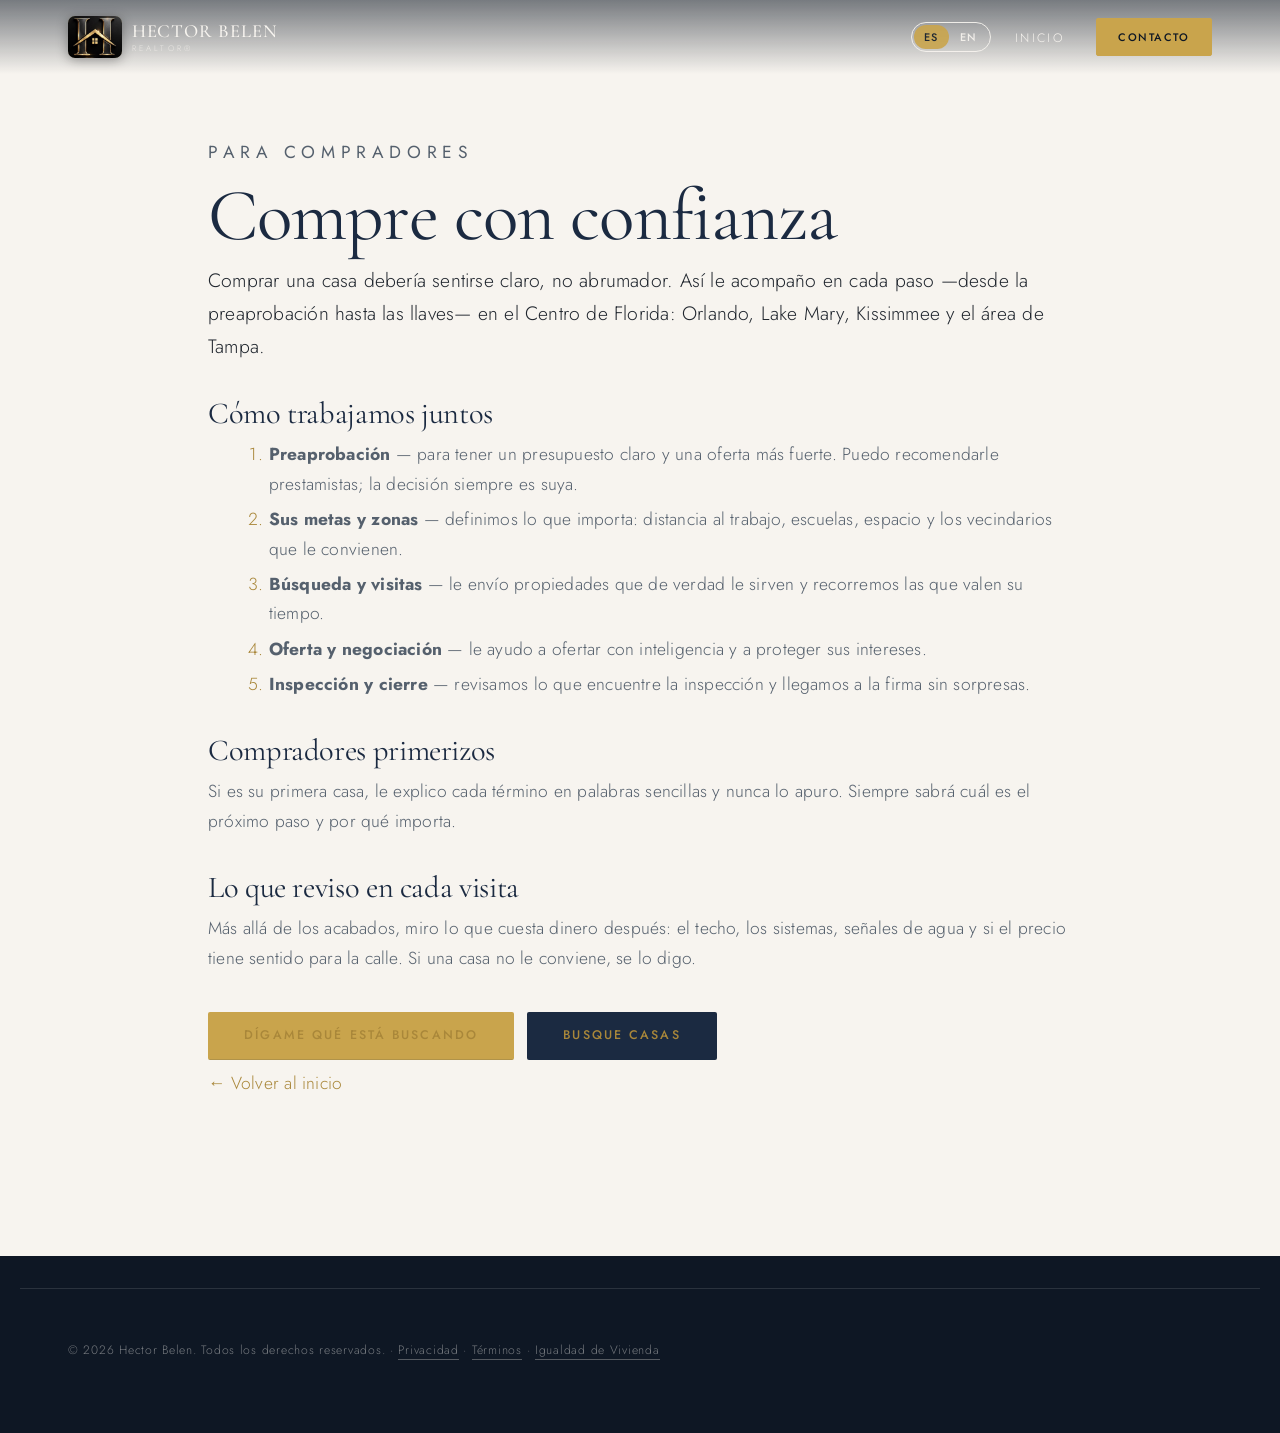
<file: compradores/index.html>
<!DOCTYPE html>
<html lang="es">
<head>
<meta charset="utf-8">
<meta name="viewport" content="width=device-width, initial-scale=1">
<title>Para Compradores | Hector Belen, REALTOR®</title>
<meta name="description" content="Compre su casa en el Centro de Florida con confianza. Hector Belen le acompaña paso a paso: preaprobación, búsqueda, oferta, inspección y cierre.">
<meta name="robots" content="index,follow">
<link rel="canonical" href="https://hectorbelenrealtor.com/compradores/">
<meta name="theme-color" content="#1B2A41">
<link rel="icon" type="image/png" href="/assets/favicon.png">
<link rel="apple-touch-icon" href="/assets/apple-touch-icon.png">
<link rel="preconnect" href="https://fonts.googleapis.com">
<link rel="preconnect" href="https://fonts.gstatic.com" crossorigin>
<link rel="stylesheet" href="https://fonts.googleapis.com/css2?family=Cormorant+Garamond:ital,wght@0,400;0,500;0,600;1,400&family=Jost:wght@300;400;500&display=swap">
<link rel="stylesheet" href="/style.css?v=19">
<script>document.documentElement.classList.add('js');</script>
</head>
<body>
<a class="skip-link" href="#main" data-en="Skip to content">Saltar al contenido</a>

<header class="site-header is-stuck" id="siteHeader" data-nav>
  <div class="shell nav-row">
    <a class="brand" href="/" aria-label="Hector Belen, REALTOR® — inicio">
      <img class="brand-mark" src="/assets/img/logo-emblem.jpg" width="668" height="522" decoding="async" alt="Hector Belen, REALTOR®">
      <span class="brand-word" aria-hidden="true"><strong>HECTOR BELEN</strong> <em>REALTOR®</em></span>
    </a>
    <div class="nav-cluster">
      <div class="lang-toggle" role="group" aria-label="Idioma / Language">
        <button type="button" class="lang-btn is-active" data-lang="es" aria-pressed="true">ES</button>
        <button type="button" class="lang-btn" data-lang="en" aria-pressed="false">EN</button>
      </div>
      <nav class="nav" aria-label="Principal">
        <ul class="nav-menu">
          <li><a href="/" data-en="Home">Inicio</a></li>
          <li class="nav-cta-item"><a class="btn btn-sm btn-gold" href="/#contact" data-en="Contact">Contacto</a></li>
        </ul>
      </nav>
    </div>
  </div>
</header>

<main id="main" class="legal-page">
  <div class="shell legal-shell">
    <p class="eyebrow" data-en="For Buyers">Para Compradores</p>
    <h1 data-en="Buy with confidence">Compre con confianza</h1>
    <p class="lead" data-en="Buying a home should feel clear, not overwhelming. Here's how I walk beside you at every step — from pre-approval to the keys — across Central Florida: Orlando, Lake Mary, Kissimmee, and the Tampa area.">
      Comprar una casa debería sentirse claro, no abrumador. Así le acompaño en
      cada paso —desde la preaprobación hasta las llaves— en el Centro de Florida:
      Orlando, Lake Mary, Kissimmee y el área de Tampa.</p>

    <h2 data-en="How we work together">Cómo trabajamos juntos</h2>
    <ol>
      <li data-en="&lt;strong&gt;Pre-approval&lt;/strong&gt; — get a clear budget and a stronger offer. I can point you to lenders; the choice is always yours."><strong>Preaprobación</strong> — para tener un presupuesto claro y una oferta más fuerte. Puedo recomendarle prestamistas; la decisión siempre es suya.</li>
      <li data-en="&lt;strong&gt;Your goals and areas&lt;/strong&gt; — we define what matters: commute, schools, space, and the neighborhoods that fit."><strong>Sus metas y zonas</strong> — definimos lo que importa: distancia al trabajo, escuelas, espacio y los vecindarios que le convienen.</li>
      <li data-en="&lt;strong&gt;Search and showings&lt;/strong&gt; — I send listings that actually fit and we tour the ones worth your time."><strong>Búsqueda y visitas</strong> — le envío propiedades que de verdad le sirven y recorremos las que valen su tiempo.</li>
      <li data-en="&lt;strong&gt;Offer and negotiation&lt;/strong&gt; — I help you offer smart and protect your interests."><strong>Oferta y negociación</strong> — le ayudo a ofertar con inteligencia y a proteger sus intereses.</li>
      <li data-en="&lt;strong&gt;Inspection and closing&lt;/strong&gt; — we review what the inspection finds and get you to the closing table with no surprises."><strong>Inspección y cierre</strong> — revisamos lo que encuentre la inspección y llegamos a la firma sin sorpresas.</li>
    </ol>

    <h2 data-en="First-time buyers">Compradores primerizos</h2>
    <p data-en="If this is your first home, I'll explain every term in plain language and never rush you. You'll always know what the next step is and why it matters.">
      Si es su primera casa, le explico cada término en palabras sencillas y
      nunca lo apuro. Siempre sabrá cuál es el próximo paso y por qué importa.</p>
    <!-- TODO (verify before adding): down-payment assistance / first-time buyer
         programs — only list specific programs after confirming current
         eligibility and details. Do not promise programs that may have changed. -->

    <h2 data-en="What I look for on every showing">Lo que reviso en cada visita</h2>
    <p data-en="Beyond the finishes, I look at the things that cost money later — the roof, the systems, signs of water, and whether the price makes sense for the street. If a home isn't right for you, I'll say so.">
      Más allá de los acabados, miro lo que cuesta dinero después: el techo, los
      sistemas, señales de agua y si el precio tiene sentido para la calle. Si una
      casa no le conviene, se lo digo.</p>

    <div class="subpage-cta">
      <a class="btn btn-gold" href="/#contact" data-en="Tell me what you're looking for">Dígame qué está buscando</a>
      <a class="btn btn-navy" href="/#search" data-en="Search homes">Busque casas</a>
    </div>
    <p class="legal-back"><a href="/" data-en="← Back to home">← Volver al inicio</a></p>
  </div>
</main>

<footer class="site-footer legal-footer">
  <div class="shell footer-legal">
    <p class="copyright">
      &copy; <span id="year">2026</span> Hector Belen. <span data-en="All rights reserved.">Todos los derechos reservados.</span> ·
      <a href="/privacy/" data-en="Privacy">Privacidad</a> ·
      <a href="/terms/" data-en="Terms">Términos</a> ·
      <a href="https://www.hud.gov/program_offices/fair_housing_equal_opp" rel="noopener" target="_blank" data-en="Fair Housing">Igualdad de Vivienda</a>
    </p>
  </div>
</footer>

<script>window.PAGE_META={es:{title:"Para Compradores | Hector Belen, REALTOR®",description:"Compre su casa en el Centro de Florida con confianza. Hector Belen le acompaña paso a paso: preaprobación, búsqueda, oferta, inspección y cierre."},en:{title:"For Buyers | Hector Belen, REALTOR®",description:"Buy your Central Florida home with confidence. Hector Belen walks you through every step: pre-approval, search, offer, inspection, and closing."}};</script>
<script src="/script.js?v=16" defer></script>
</body>
</html>
</file>
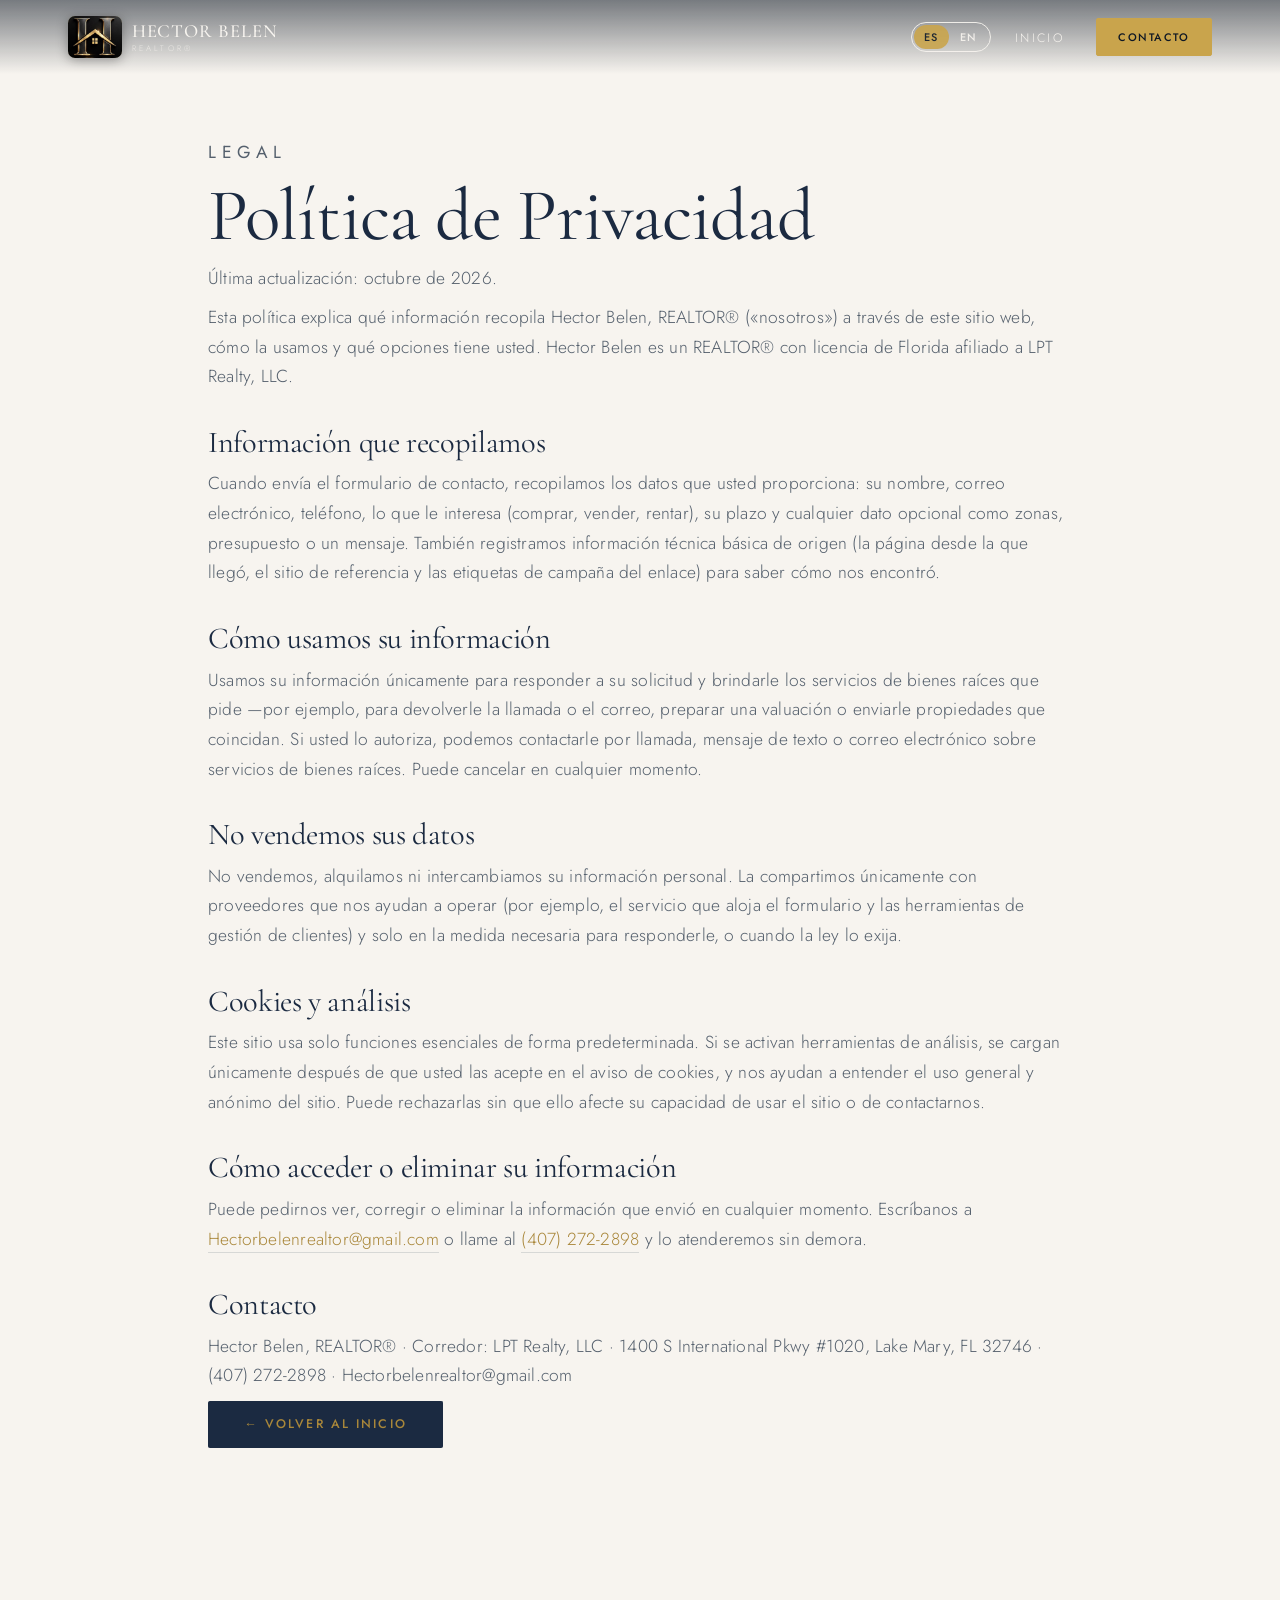
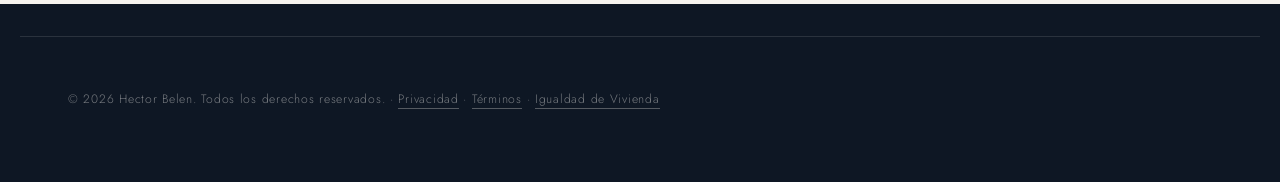
<file: privacy/index.html>
<!DOCTYPE html>
<html lang="es">
<head>
<meta charset="utf-8">
<meta name="viewport" content="width=device-width, initial-scale=1">

<!-- ============================================================
     PRIVACY POLICY
     TODO: Have a lawyer / LPT Realty compliance review and approve
     this wording before publishing. The text below is a sensible,
     standard privacy notice for a real-estate lead form — it is NOT
     legal advice. Keep Spanish primary; English is in data-en.
     ============================================================ -->

<title>Política de Privacidad | Hector Belen, REALTOR®</title>
<meta name="description" content="Cómo Hector Belen, REALTOR® recopila, usa y protege su información cuando usa este sitio y su formulario de contacto.">
<meta name="robots" content="index,follow">
<link rel="canonical" href="https://hectorbelenrealtor.com/privacy/">
<meta name="theme-color" content="#1B2A41">

<link rel="icon" type="image/png" href="/assets/favicon.png">
<link rel="apple-touch-icon" href="/assets/apple-touch-icon.png">

<link rel="preconnect" href="https://fonts.googleapis.com">
<link rel="preconnect" href="https://fonts.gstatic.com" crossorigin>
<link rel="stylesheet" href="https://fonts.googleapis.com/css2?family=Cormorant+Garamond:ital,wght@0,400;0,500;0,600;1,400&family=Jost:wght@300;400;500&display=swap">
<link rel="stylesheet" href="/style.css?v=4">
<script>document.documentElement.classList.add('js');</script>
</head>

<body>
<a class="skip-link" href="#main" data-en="Skip to content">Saltar al contenido</a>

<header class="site-header is-stuck" id="siteHeader" data-nav>
  <div class="shell nav-row">
    <a class="brand" href="/" aria-label="Hector Belen, REALTOR® — inicio">
      <img class="brand-mark" src="/assets/img/logo-emblem.jpg" width="668" height="522" decoding="async" alt="Hector Belen, REALTOR®">
      <span class="brand-word" aria-hidden="true">
        <strong>HECTOR BELEN</strong> <em>REALTOR®</em>
      </span>
    </a>
    <div class="nav-cluster">
      <div class="lang-toggle" role="group" aria-label="Idioma / Language">
        <button type="button" class="lang-btn is-active" data-lang="es" aria-pressed="true">ES</button>
        <button type="button" class="lang-btn" data-lang="en" aria-pressed="false">EN</button>
      </div>
      <nav class="nav" aria-label="Principal">
        <ul class="nav-menu">
          <li><a href="/" data-en="Home">Inicio</a></li>
          <li class="nav-cta-item"><a class="btn btn-sm btn-gold" href="/#contact" data-en="Contact">Contacto</a></li>
        </ul>
      </nav>
    </div>
  </div>
</header>

<main id="main" class="legal-page">
  <div class="shell legal-shell">
    <p class="eyebrow" data-en="Legal">Legal</p>
    <h1 data-en="Privacy Policy">Política de Privacidad</h1>
    <p class="legal-updated" data-en="Last updated: October 2026.">Última actualización: octubre de 2026.</p>

    <p data-en="This policy explains what information Hector Belen, REALTOR® (&ldquo;we&rdquo;) collects through this website, how we use it, and the choices you have. Hector Belen is a licensed Florida REALTOR® with LPT Realty, LLC.">
      Esta política explica qué información recopila Hector Belen, REALTOR®
      («nosotros») a través de este sitio web, cómo la usamos y qué opciones
      tiene usted. Hector Belen es un REALTOR® con licencia de Florida afiliado
      a LPT Realty, LLC.</p>

    <h2 data-en="Information we collect">Información que recopilamos</h2>
    <p data-en="When you submit the contact form, we collect the details you provide: your name, email address, phone number, what you&rsquo;re interested in (buying, selling, renting), your timeline, and any optional details such as areas, budget, or a message. We also record basic technical attribution (the page you came from, referring site, and any marketing campaign tags in the link) so we know how you reached us.">
      Cuando envía el formulario de contacto, recopilamos los datos que usted
      proporciona: su nombre, correo electrónico, teléfono, lo que le interesa
      (comprar, vender, rentar), su plazo y cualquier dato opcional como zonas,
      presupuesto o un mensaje. También registramos información técnica básica de
      origen (la página desde la que llegó, el sitio de referencia y las
      etiquetas de campaña del enlace) para saber cómo nos encontró.</p>

    <h2 data-en="How we use your information">Cómo usamos su información</h2>
    <p data-en="We use your information only to respond to your inquiry and provide real estate services you request — for example, to call or email you back, prepare a home valuation, or send you listings that match. If you opt in, we may contact you by phone, text, or email about real estate services. You can opt out at any time.">
      Usamos su información únicamente para responder a su solicitud y brindarle
      los servicios de bienes raíces que pide —por ejemplo, para devolverle la
      llamada o el correo, preparar una valuación o enviarle propiedades que
      coincidan. Si usted lo autoriza, podemos contactarle por llamada, mensaje
      de texto o correo electrónico sobre servicios de bienes raíces. Puede
      cancelar en cualquier momento.</p>

    <h2 data-en="We do not sell your data">No vendemos sus datos</h2>
    <p data-en="We do not sell, rent, or trade your personal information. We share it only with service providers who help us operate (for example, our form host and customer-relationship tools) and only as needed to respond to you, or when required by law.">
      No vendemos, alquilamos ni intercambiamos su información personal. La
      compartimos únicamente con proveedores que nos ayudan a operar (por
      ejemplo, el servicio que aloja el formulario y las herramientas de
      gestión de clientes) y solo en la medida necesaria para responderle, o
      cuando la ley lo exija.</p>

    <h2 data-en="Cookies and analytics">Cookies y análisis</h2>
    <p data-en="This site uses only essential functionality by default. If analytics are enabled, they load only after you accept them in the cookie banner, and they help us understand general, anonymous site usage. You can decline without affecting your ability to use the site or contact us.">
      Este sitio usa solo funciones esenciales de forma predeterminada. Si se
      activan herramientas de análisis, se cargan únicamente después de que
      usted las acepte en el aviso de cookies, y nos ayudan a entender el uso
      general y anónimo del sitio. Puede rechazarlas sin que ello afecte su
      capacidad de usar el sitio o de contactarnos.</p>

    <h2 data-en="How to access or delete your information">Cómo acceder o eliminar su información</h2>
    <p data-en="You can ask us to see, correct, or delete the information you submitted at any time. Email us at &lt;a href=&quot;mailto:Hectorbelenrealtor@gmail.com&quot;&gt;Hectorbelenrealtor@gmail.com&lt;/a&gt; or call &lt;a href=&quot;tel:+14072722898&quot;&gt;(407) 272-2898&lt;/a&gt; and we will take care of it promptly.">
      Puede pedirnos ver, corregir o eliminar la información que envió en
      cualquier momento. Escríbanos a <a href="mailto:Hectorbelenrealtor@gmail.com">Hectorbelenrealtor@gmail.com</a>
      o llame al <a href="tel:+14072722898">(407) 272-2898</a> y lo atenderemos
      sin demora.</p>

    <h2 data-en="Contact">Contacto</h2>
    <p data-en="Hector Belen, REALTOR® · Brokered by LPT Realty, LLC · 1400 S International Pkwy #1020, Lake Mary, FL 32746 · (407) 272-2898 · Hectorbelenrealtor@gmail.com">
      Hector Belen, REALTOR® · Corredor: LPT Realty, LLC · 1400 S International
      Pkwy #1020, Lake Mary, FL 32746 · (407) 272-2898 ·
      Hectorbelenrealtor@gmail.com</p>

    <p class="legal-back"><a class="btn btn-navy" href="/" data-en="← Back to home">← Volver al inicio</a></p>
  </div>
</main>

<footer class="site-footer legal-footer">
  <div class="shell footer-legal">
    <p class="copyright">
      &copy; <span id="year">2026</span> Hector Belen. <span data-en="All rights reserved.">Todos los derechos reservados.</span> ·
      <a href="/privacy/" data-en="Privacy">Privacidad</a> ·
      <a href="/terms/" data-en="Terms">Términos</a> ·
      <a href="https://www.hud.gov/program_offices/fair_housing_equal_opp" rel="noopener" target="_blank" data-en="Fair Housing">Igualdad de Vivienda</a>
    </p>
  </div>
</footer>

<script>window.PAGE_META={es:{title:"Política de Privacidad | Hector Belen, REALTOR®",description:"Cómo Hector Belen, REALTOR® recopila, usa y protege su información cuando usa este sitio y su formulario de contacto."},en:{title:"Privacy Policy | Hector Belen, REALTOR®",description:"How Hector Belen, REALTOR® collects, uses, and protects your information on this site and its contact form."}};</script>
<script src="/script.js?v=4" defer></script>
</body>
</html>
</file>
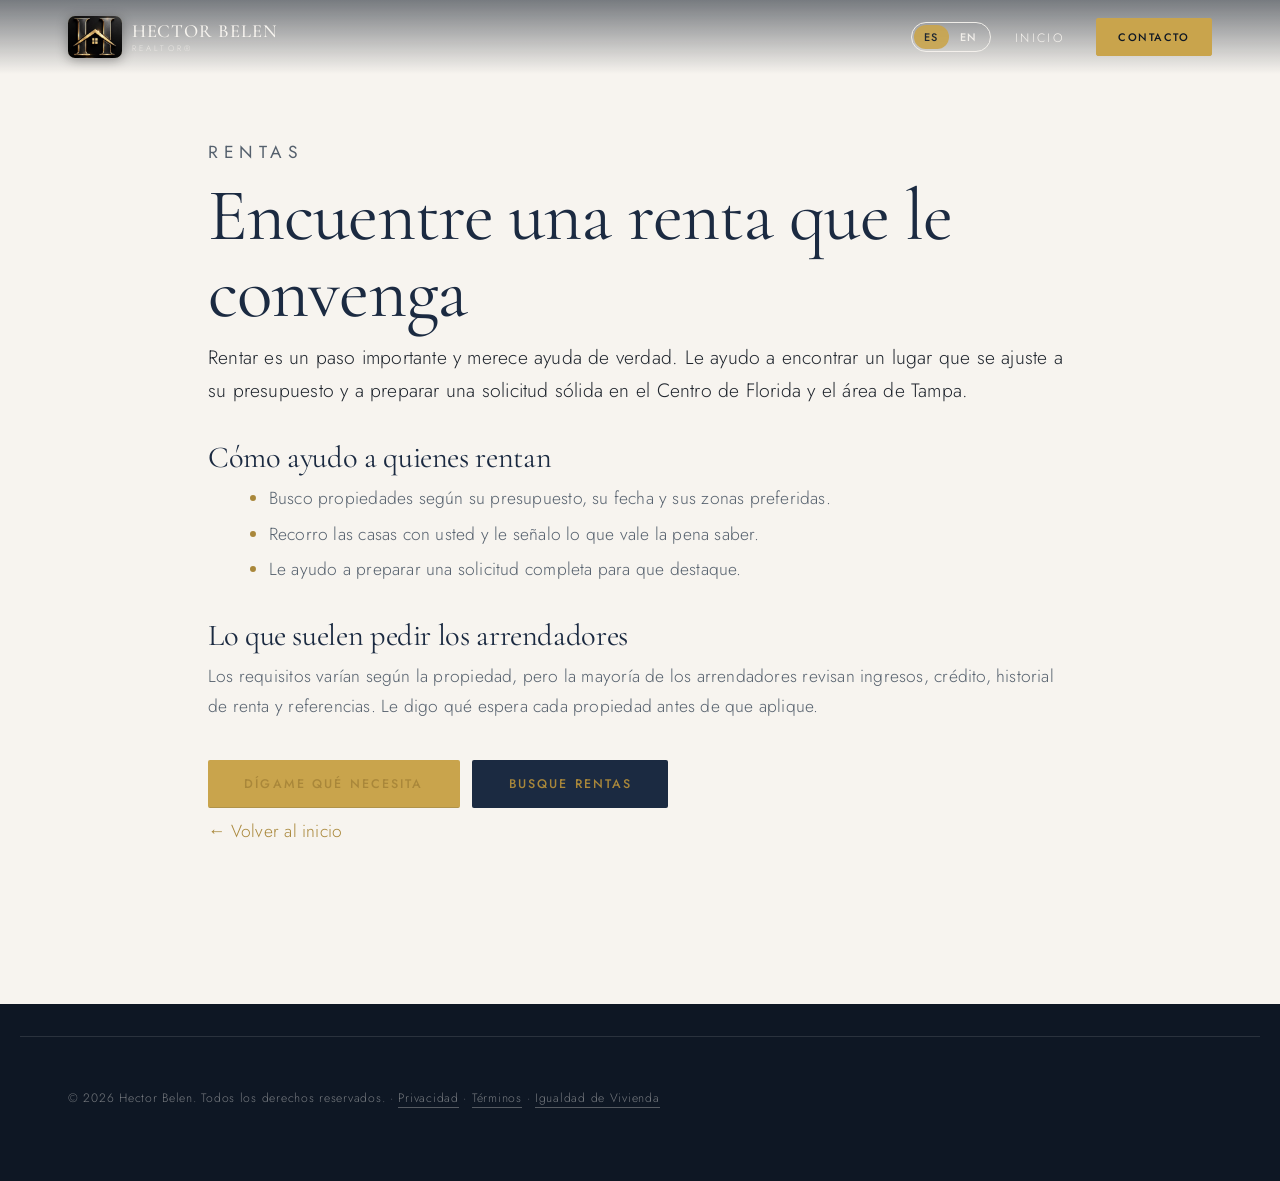
<file: rentas/index.html>
<!DOCTYPE html>
<html lang="es">
<head>
<meta charset="utf-8">
<meta name="viewport" content="width=device-width, initial-scale=1">
<title>Rentas | Hector Belen, REALTOR®</title>
<meta name="description" content="¿Busca dónde rentar en el Centro de Florida? Hector Belen le ayuda a encontrar una renta que se ajuste a su presupuesto y a preparar una solicitud sólida.">
<meta name="robots" content="index,follow">
<link rel="canonical" href="https://hectorbelenrealtor.com/rentas/">
<meta name="theme-color" content="#1B2A41">
<link rel="icon" type="image/png" href="/assets/favicon.png">
<link rel="apple-touch-icon" href="/assets/apple-touch-icon.png">
<link rel="preconnect" href="https://fonts.googleapis.com">
<link rel="preconnect" href="https://fonts.gstatic.com" crossorigin>
<link rel="stylesheet" href="https://fonts.googleapis.com/css2?family=Cormorant+Garamond:ital,wght@0,400;0,500;0,600;1,400&family=Jost:wght@300;400;500&display=swap">
<link rel="stylesheet" href="/style.css?v=19">
<script>document.documentElement.classList.add('js');</script>
</head>
<body>
<a class="skip-link" href="#main" data-en="Skip to content">Saltar al contenido</a>

<header class="site-header is-stuck" id="siteHeader" data-nav>
  <div class="shell nav-row">
    <a class="brand" href="/" aria-label="Hector Belen, REALTOR® — inicio">
      <img class="brand-mark" src="/assets/img/logo-emblem.jpg" width="668" height="522" decoding="async" alt="Hector Belen, REALTOR®">
      <span class="brand-word" aria-hidden="true"><strong>HECTOR BELEN</strong> <em>REALTOR®</em></span>
    </a>
    <div class="nav-cluster">
      <div class="lang-toggle" role="group" aria-label="Idioma / Language">
        <button type="button" class="lang-btn is-active" data-lang="es" aria-pressed="true">ES</button>
        <button type="button" class="lang-btn" data-lang="en" aria-pressed="false">EN</button>
      </div>
      <nav class="nav" aria-label="Principal">
        <ul class="nav-menu">
          <li><a href="/" data-en="Home">Inicio</a></li>
          <li class="nav-cta-item"><a class="btn btn-sm btn-gold" href="/#contact" data-en="Contact">Contacto</a></li>
        </ul>
      </nav>
    </div>
  </div>
</header>

<main id="main" class="legal-page">
  <div class="shell legal-shell">
    <p class="eyebrow" data-en="Rentals">Rentas</p>
    <h1 data-en="Find a rental that fits">Encuentre una renta que le convenga</h1>
    <p class="lead" data-en="Renting is a real step, and it deserves real help. I'll help you find a place that fits your budget and put together a strong application across Central Florida and the Tampa area.">
      Rentar es un paso importante y merece ayuda de verdad. Le ayudo a encontrar
      un lugar que se ajuste a su presupuesto y a preparar una solicitud sólida en
      el Centro de Florida y el área de Tampa.</p>

    <h2 data-en="How I help renters">Cómo ayudo a quienes rentan</h2>
    <ul>
      <li data-en="Match listings to your budget, timing, and preferred areas.">Busco propiedades según su presupuesto, su fecha y sus zonas preferidas.</li>
      <li data-en="Tour homes with you and flag anything worth knowing.">Recorro las casas con usted y le señalo lo que vale la pena saber.</li>
      <li data-en="Help you prepare a complete application so you stand out.">Le ayudo a preparar una solicitud completa para que destaque.</li>
    </ul>

    <h2 data-en="What landlords usually ask for">Lo que suelen pedir los arrendadores</h2>
    <p data-en="Requirements vary by property, but most landlords look at income, credit, rental history, and references. I'll tell you what a specific listing expects before you apply.">
      Los requisitos varían según la propiedad, pero la mayoría de los
      arrendadores revisan ingresos, crédito, historial de renta y referencias.
      Le digo qué espera cada propiedad antes de que aplique.</p>
    <!-- TODO (verify): if you later list specific income multiples, credit-score
         minimums, or deposit amounts, confirm them per property/landlord — do not
         state fixed numbers as universal rules. -->

    <div class="subpage-cta">
      <a class="btn btn-gold" href="/#contact" data-en="Tell me what you need">Dígame qué necesita</a>
      <a class="btn btn-navy" href="/#search" data-en="Search rentals">Busque rentas</a>
    </div>
    <p class="legal-back"><a href="/" data-en="← Back to home">← Volver al inicio</a></p>
  </div>
</main>

<footer class="site-footer legal-footer">
  <div class="shell footer-legal">
    <p class="copyright">
      &copy; <span id="year">2026</span> Hector Belen. <span data-en="All rights reserved.">Todos los derechos reservados.</span> ·
      <a href="/privacy/" data-en="Privacy">Privacidad</a> ·
      <a href="/terms/" data-en="Terms">Términos</a> ·
      <a href="https://www.hud.gov/program_offices/fair_housing_equal_opp" rel="noopener" target="_blank" data-en="Fair Housing">Igualdad de Vivienda</a>
    </p>
  </div>
</footer>

<script>window.PAGE_META={es:{title:"Rentas | Hector Belen, REALTOR®",description:"¿Busca dónde rentar en el Centro de Florida? Hector Belen le ayuda a encontrar una renta que se ajuste a su presupuesto y a preparar una solicitud sólida."},en:{title:"Rentals | Hector Belen, REALTOR®",description:"Looking to rent in Central Florida? Hector Belen helps you find a rental that fits your budget and build a strong application."}};</script>
<script src="/script.js?v=16" defer></script>
</body>
</html>
</file>
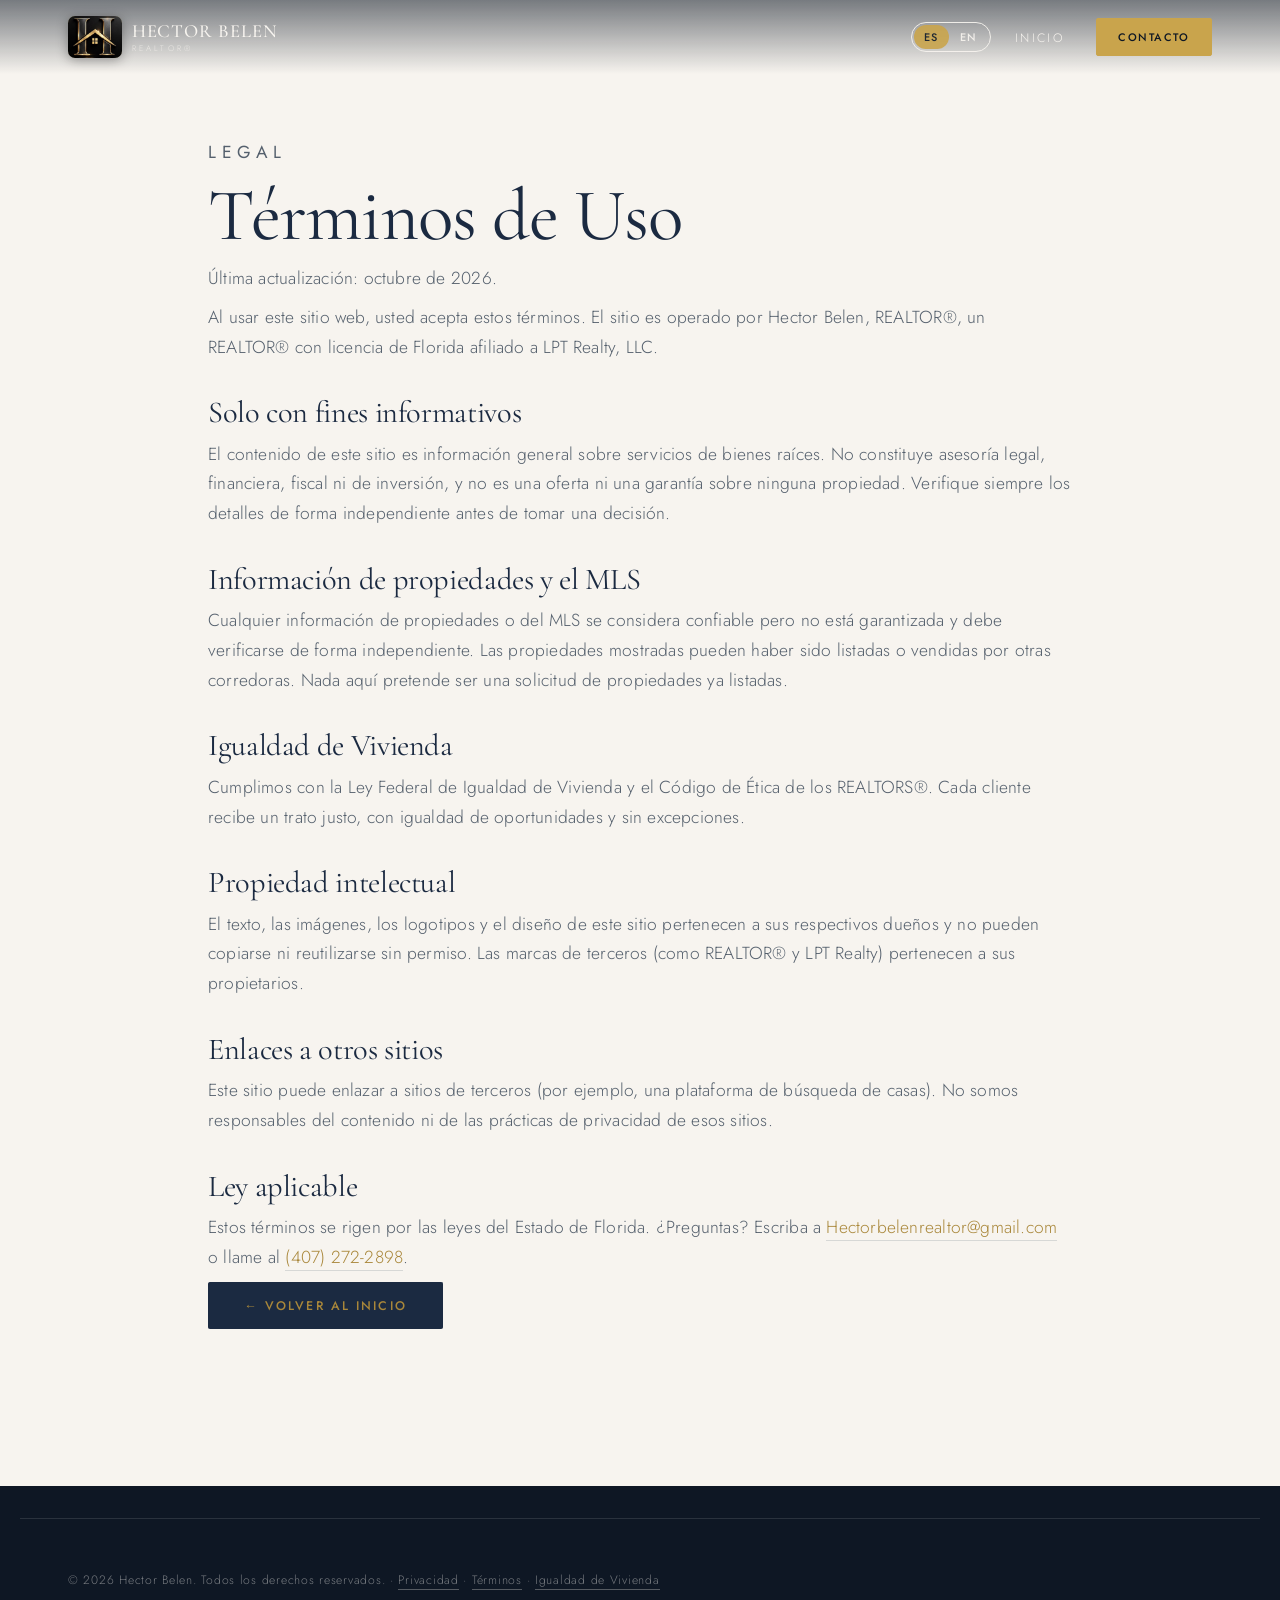
<file: terms/index.html>
<!DOCTYPE html>
<html lang="es">
<head>
<meta charset="utf-8">
<meta name="viewport" content="width=device-width, initial-scale=1">

<!-- ============================================================
     TERMS OF USE
     TODO: Have a lawyer / LPT Realty compliance review and approve
     this wording before publishing. The text below is a sensible,
     standard terms notice for a real-estate marketing site — it is
     NOT legal advice. Keep Spanish primary; English is in data-en.
     ============================================================ -->

<title>Términos de Uso | Hector Belen, REALTOR®</title>
<meta name="description" content="Términos de uso del sitio web de Hector Belen, REALTOR®: contenido informativo, sin garantías, propiedad intelectual y ley aplicable.">
<meta name="robots" content="index,follow">
<link rel="canonical" href="https://hectorbelenrealtor.com/terms/">
<meta name="theme-color" content="#1B2A41">

<link rel="icon" type="image/png" href="/assets/favicon.png">
<link rel="apple-touch-icon" href="/assets/apple-touch-icon.png">

<link rel="preconnect" href="https://fonts.googleapis.com">
<link rel="preconnect" href="https://fonts.gstatic.com" crossorigin>
<link rel="stylesheet" href="https://fonts.googleapis.com/css2?family=Cormorant+Garamond:ital,wght@0,400;0,500;0,600;1,400&family=Jost:wght@300;400;500&display=swap">
<link rel="stylesheet" href="/style.css?v=4">
<script>document.documentElement.classList.add('js');</script>
</head>

<body>
<a class="skip-link" href="#main" data-en="Skip to content">Saltar al contenido</a>

<header class="site-header is-stuck" id="siteHeader" data-nav>
  <div class="shell nav-row">
    <a class="brand" href="/" aria-label="Hector Belen, REALTOR® — inicio">
      <img class="brand-mark" src="/assets/img/logo-emblem.jpg" width="668" height="522" decoding="async" alt="Hector Belen, REALTOR®">
      <span class="brand-word" aria-hidden="true">
        <strong>HECTOR BELEN</strong> <em>REALTOR®</em>
      </span>
    </a>
    <div class="nav-cluster">
      <div class="lang-toggle" role="group" aria-label="Idioma / Language">
        <button type="button" class="lang-btn is-active" data-lang="es" aria-pressed="true">ES</button>
        <button type="button" class="lang-btn" data-lang="en" aria-pressed="false">EN</button>
      </div>
      <nav class="nav" aria-label="Principal">
        <ul class="nav-menu">
          <li><a href="/" data-en="Home">Inicio</a></li>
          <li class="nav-cta-item"><a class="btn btn-sm btn-gold" href="/#contact" data-en="Contact">Contacto</a></li>
        </ul>
      </nav>
    </div>
  </div>
</header>

<main id="main" class="legal-page">
  <div class="shell legal-shell">
    <p class="eyebrow" data-en="Legal">Legal</p>
    <h1 data-en="Terms of Use">Términos de Uso</h1>
    <p class="legal-updated" data-en="Last updated: October 2026.">Última actualización: octubre de 2026.</p>

    <p data-en="By using this website you agree to these terms. The site is operated by Hector Belen, REALTOR®, a licensed Florida REALTOR® with LPT Realty, LLC.">
      Al usar este sitio web, usted acepta estos términos. El sitio es operado
      por Hector Belen, REALTOR®, un REALTOR® con licencia de Florida afiliado a
      LPT Realty, LLC.</p>

    <h2 data-en="Informational purpose only">Solo con fines informativos</h2>
    <p data-en="The content on this site is for general information about real estate services. It is not legal, financial, tax, or investment advice, and it is not an offer or guarantee regarding any property. Always verify details independently before making a decision.">
      El contenido de este sitio es información general sobre servicios de bienes
      raíces. No constituye asesoría legal, financiera, fiscal ni de inversión, y
      no es una oferta ni una garantía sobre ninguna propiedad. Verifique siempre
      los detalles de forma independiente antes de tomar una decisión.</p>

    <h2 data-en="Property information and the MLS">Información de propiedades y el MLS</h2>
    <p data-en="Any property or MLS information is deemed reliable but is not guaranteed and should be independently verified. Properties shown may have been listed or sold by other brokerages. Nothing here is intended as a solicitation of property already listed.">
      Cualquier información de propiedades o del MLS se considera confiable pero
      no está garantizada y debe verificarse de forma independiente. Las
      propiedades mostradas pueden haber sido listadas o vendidas por otras
      corredoras. Nada aquí pretende ser una solicitud de propiedades ya listadas.</p>

    <h2 data-en="Fair Housing">Igualdad de Vivienda</h2>
    <p data-en="We follow the federal Fair Housing Act and the REALTOR® Code of Ethics. Every client is treated fairly, with equal opportunity and no exceptions.">
      Cumplimos con la Ley Federal de Igualdad de Vivienda y el Código de Ética
      de los REALTORS®. Cada cliente recibe un trato justo, con igualdad de
      oportunidades y sin excepciones.</p>

    <h2 data-en="Intellectual property">Propiedad intelectual</h2>
    <p data-en="The text, images, logos, and design on this site belong to their respective owners and may not be copied or reused without permission. Third-party marks (such as REALTOR® and LPT Realty) belong to their owners.">
      El texto, las imágenes, los logotipos y el diseño de este sitio pertenecen
      a sus respectivos dueños y no pueden copiarse ni reutilizarse sin permiso.
      Las marcas de terceros (como REALTOR® y LPT Realty) pertenecen a sus
      propietarios.</p>

    <h2 data-en="Links to other sites">Enlaces a otros sitios</h2>
    <p data-en="This site may link to third-party sites (for example, a home-search platform). We are not responsible for the content or privacy practices of those sites.">
      Este sitio puede enlazar a sitios de terceros (por ejemplo, una plataforma
      de búsqueda de casas). No somos responsables del contenido ni de las
      prácticas de privacidad de esos sitios.</p>

    <h2 data-en="Governing law">Ley aplicable</h2>
    <p data-en="These terms are governed by the laws of the State of Florida. Questions? Email &lt;a href=&quot;mailto:Hectorbelenrealtor@gmail.com&quot;&gt;Hectorbelenrealtor@gmail.com&lt;/a&gt; or call &lt;a href=&quot;tel:+14072722898&quot;&gt;(407) 272-2898&lt;/a&gt;.">
      Estos términos se rigen por las leyes del Estado de Florida. ¿Preguntas?
      Escriba a <a href="mailto:Hectorbelenrealtor@gmail.com">Hectorbelenrealtor@gmail.com</a>
      o llame al <a href="tel:+14072722898">(407) 272-2898</a>.</p>

    <p class="legal-back"><a class="btn btn-navy" href="/" data-en="← Back to home">← Volver al inicio</a></p>
  </div>
</main>

<footer class="site-footer legal-footer">
  <div class="shell footer-legal">
    <p class="copyright">
      &copy; <span id="year">2026</span> Hector Belen. <span data-en="All rights reserved.">Todos los derechos reservados.</span> ·
      <a href="/privacy/" data-en="Privacy">Privacidad</a> ·
      <a href="/terms/" data-en="Terms">Términos</a> ·
      <a href="https://www.hud.gov/program_offices/fair_housing_equal_opp" rel="noopener" target="_blank" data-en="Fair Housing">Igualdad de Vivienda</a>
    </p>
  </div>
</footer>

<script>window.PAGE_META={es:{title:"Términos de Uso | Hector Belen, REALTOR®",description:"Términos de uso del sitio web de Hector Belen, REALTOR®: contenido informativo, sin garantías, propiedad intelectual y ley aplicable."},en:{title:"Terms of Use | Hector Belen, REALTOR®",description:"Terms of use for the Hector Belen, REALTOR® website: informational content, no warranties, intellectual property, and governing law."}};</script>
<script src="/script.js?v=4" defer></script>
</body>
</html>
</file>
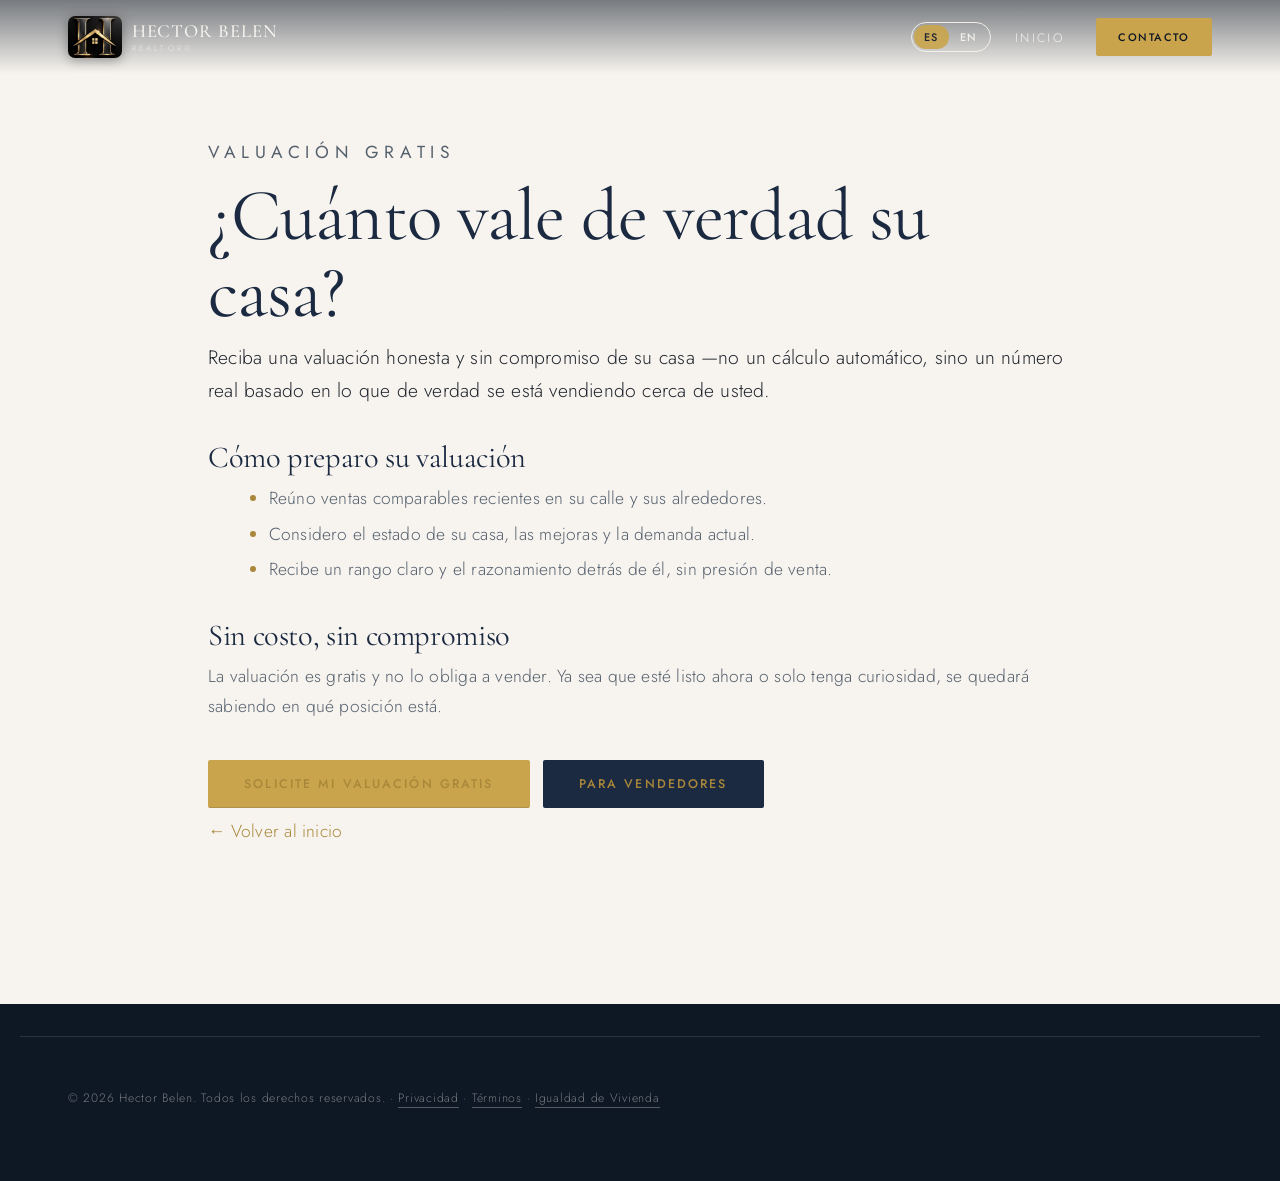
<file: valuacion-gratis/index.html>
<!DOCTYPE html>
<html lang="es">
<head>
<meta charset="utf-8">
<meta name="viewport" content="width=device-width, initial-scale=1">
<title>Valuación Gratis | Hector Belen, REALTOR®</title>
<meta name="description" content="Reciba una valuación gratis y sin compromiso de su casa en el Centro de Florida, basada en ventas comparables reales de su zona.">
<meta name="robots" content="index,follow">
<link rel="canonical" href="https://hectorbelenrealtor.com/valuacion-gratis/">
<meta name="theme-color" content="#1B2A41">
<link rel="icon" type="image/png" href="/assets/favicon.png">
<link rel="apple-touch-icon" href="/assets/apple-touch-icon.png">
<link rel="preconnect" href="https://fonts.googleapis.com">
<link rel="preconnect" href="https://fonts.gstatic.com" crossorigin>
<link rel="stylesheet" href="https://fonts.googleapis.com/css2?family=Cormorant+Garamond:ital,wght@0,400;0,500;0,600;1,400&family=Jost:wght@300;400;500&display=swap">
<link rel="stylesheet" href="/style.css?v=19">
<script>document.documentElement.classList.add('js');</script>
</head>
<body>
<a class="skip-link" href="#main" data-en="Skip to content">Saltar al contenido</a>

<header class="site-header is-stuck" id="siteHeader" data-nav>
  <div class="shell nav-row">
    <a class="brand" href="/" aria-label="Hector Belen, REALTOR® — inicio">
      <img class="brand-mark" src="/assets/img/logo-emblem.jpg" width="668" height="522" decoding="async" alt="Hector Belen, REALTOR®">
      <span class="brand-word" aria-hidden="true"><strong>HECTOR BELEN</strong> <em>REALTOR®</em></span>
    </a>
    <div class="nav-cluster">
      <div class="lang-toggle" role="group" aria-label="Idioma / Language">
        <button type="button" class="lang-btn is-active" data-lang="es" aria-pressed="true">ES</button>
        <button type="button" class="lang-btn" data-lang="en" aria-pressed="false">EN</button>
      </div>
      <nav class="nav" aria-label="Principal">
        <ul class="nav-menu">
          <li><a href="/" data-en="Home">Inicio</a></li>
          <li class="nav-cta-item"><a class="btn btn-sm btn-gold" href="/#contact" data-en="Contact">Contacto</a></li>
        </ul>
      </nav>
    </div>
  </div>
</header>

<main id="main" class="legal-page">
  <div class="shell legal-shell">
    <p class="eyebrow" data-en="Free Home Valuation">Valuación Gratis</p>
    <h1 data-en="What is your home really worth?">¿Cuánto vale de verdad su casa?</h1>
    <p class="lead" data-en="Get an honest, no-obligation valuation of your home — not an automated estimate, but a real number based on what's actually selling near you.">
      Reciba una valuación honesta y sin compromiso de su casa —no un cálculo
      automático, sino un número real basado en lo que de verdad se está vendiendo
      cerca de usted.</p>

    <h2 data-en="How I prepare your valuation">Cómo preparo su valuación</h2>
    <ul>
      <li data-en="I pull recent comparable sales on and around your street.">Reúno ventas comparables recientes en su calle y sus alrededores.</li>
      <li data-en="I factor in your home's condition, upgrades, and current demand.">Considero el estado de su casa, las mejoras y la demanda actual.</li>
      <li data-en="You get a clear range and the reasoning behind it — not a sales pitch.">Recibe un rango claro y el razonamiento detrás de él, sin presión de venta.</li>
    </ul>

    <h2 data-en="No cost, no obligation">Sin costo, sin compromiso</h2>
    <p data-en="A valuation is free and puts you under no obligation to list. Whether you're ready now or just curious, you'll walk away knowing where you stand.">
      La valuación es gratis y no lo obliga a vender. Ya sea que esté listo ahora
      o solo tenga curiosidad, se quedará sabiendo en qué posición está.</p>

    <div class="subpage-cta">
      <a class="btn btn-gold" href="/#contact" data-en="Request my free valuation">Solicite mi valuación gratis</a>
      <a class="btn btn-navy" href="/vendedores/" data-en="For sellers">Para vendedores</a>
    </div>
    <p class="legal-back"><a href="/" data-en="← Back to home">← Volver al inicio</a></p>
  </div>
</main>

<footer class="site-footer legal-footer">
  <div class="shell footer-legal">
    <p class="copyright">
      &copy; <span id="year">2026</span> Hector Belen. <span data-en="All rights reserved.">Todos los derechos reservados.</span> ·
      <a href="/privacy/" data-en="Privacy">Privacidad</a> ·
      <a href="/terms/" data-en="Terms">Términos</a> ·
      <a href="https://www.hud.gov/program_offices/fair_housing_equal_opp" rel="noopener" target="_blank" data-en="Fair Housing">Igualdad de Vivienda</a>
    </p>
  </div>
</footer>

<script>window.PAGE_META={es:{title:"Valuación Gratis | Hector Belen, REALTOR®",description:"Reciba una valuación gratis y sin compromiso de su casa en el Centro de Florida, basada en ventas comparables reales de su zona."},en:{title:"Free Home Valuation | Hector Belen, REALTOR®",description:"Get a free, no-obligation valuation of your Central Florida home, based on real comparable sales in your area."}};</script>
<script src="/script.js?v=16" defer></script>
</body>
</html>
</file>
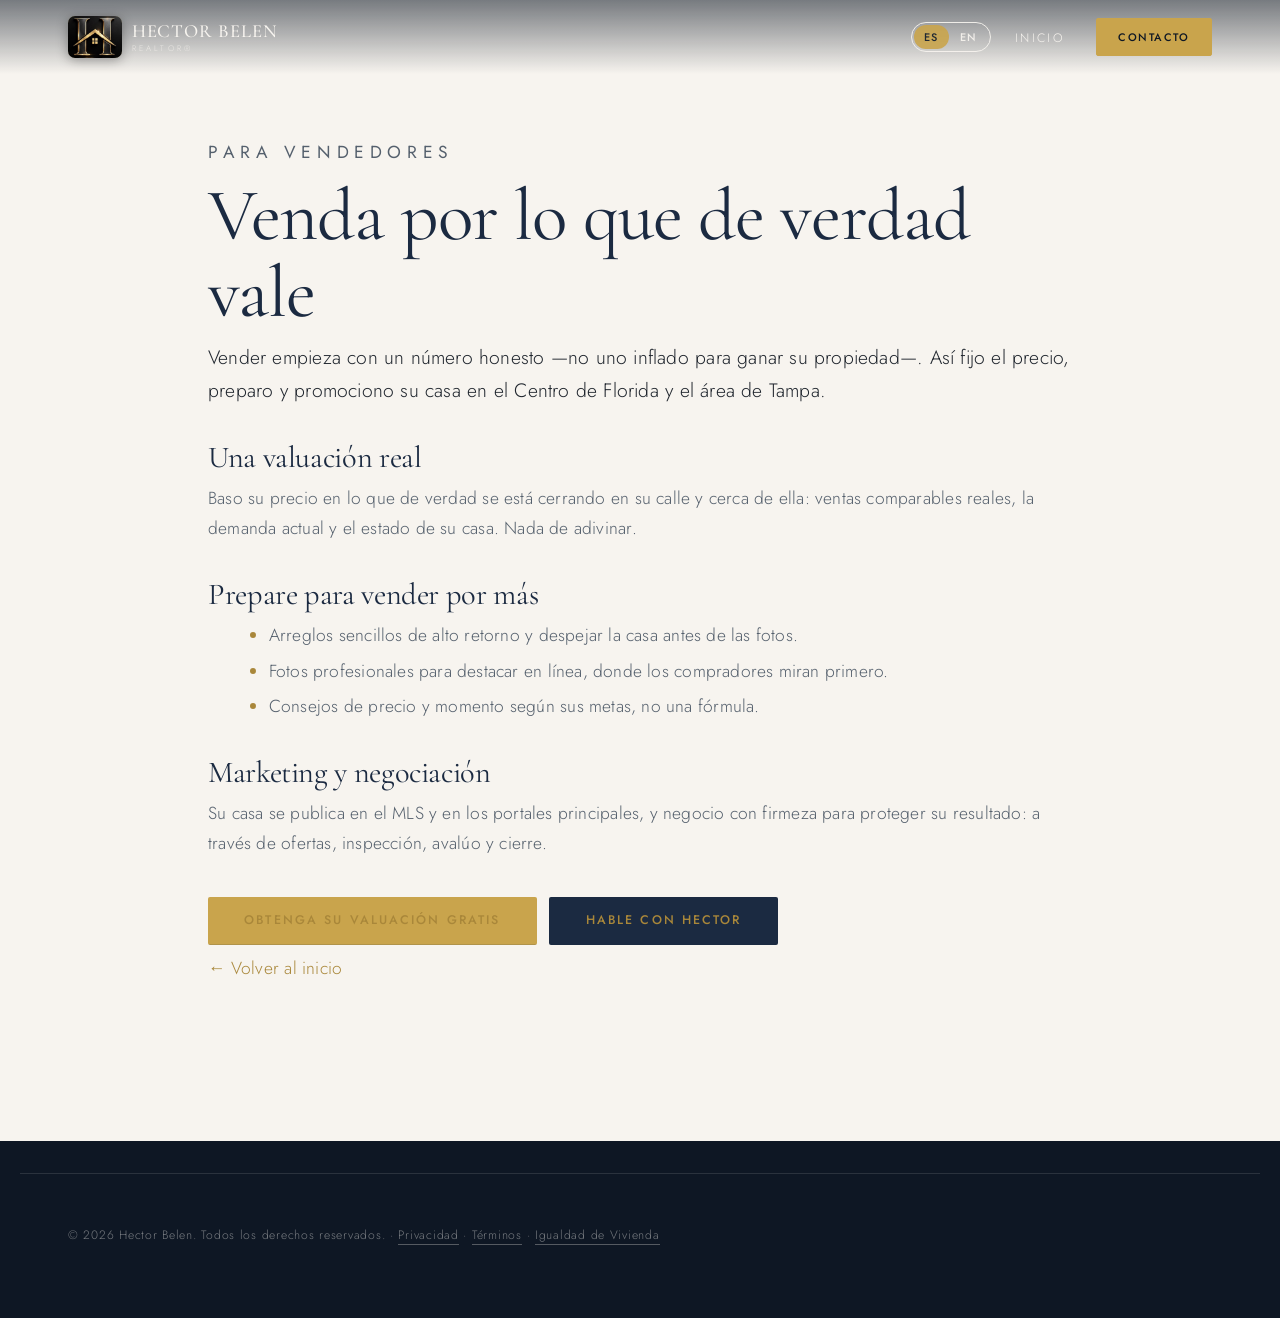
<file: vendedores/index.html>
<!DOCTYPE html>
<html lang="es">
<head>
<meta charset="utf-8">
<meta name="viewport" content="width=device-width, initial-scale=1">
<title>Para Vendedores | Hector Belen, REALTOR®</title>
<meta name="description" content="Venda su casa en el Centro de Florida con una valuación real, buena preparación y marketing serio. Hector Belen le guía del precio al cierre.">
<meta name="robots" content="index,follow">
<link rel="canonical" href="https://hectorbelenrealtor.com/vendedores/">
<meta name="theme-color" content="#1B2A41">
<link rel="icon" type="image/png" href="/assets/favicon.png">
<link rel="apple-touch-icon" href="/assets/apple-touch-icon.png">
<link rel="preconnect" href="https://fonts.googleapis.com">
<link rel="preconnect" href="https://fonts.gstatic.com" crossorigin>
<link rel="stylesheet" href="https://fonts.googleapis.com/css2?family=Cormorant+Garamond:ital,wght@0,400;0,500;0,600;1,400&family=Jost:wght@300;400;500&display=swap">
<link rel="stylesheet" href="/style.css?v=19">
<script>document.documentElement.classList.add('js');</script>
</head>
<body>
<a class="skip-link" href="#main" data-en="Skip to content">Saltar al contenido</a>

<header class="site-header is-stuck" id="siteHeader" data-nav>
  <div class="shell nav-row">
    <a class="brand" href="/" aria-label="Hector Belen, REALTOR® — inicio">
      <img class="brand-mark" src="/assets/img/logo-emblem.jpg" width="668" height="522" decoding="async" alt="Hector Belen, REALTOR®">
      <span class="brand-word" aria-hidden="true"><strong>HECTOR BELEN</strong> <em>REALTOR®</em></span>
    </a>
    <div class="nav-cluster">
      <div class="lang-toggle" role="group" aria-label="Idioma / Language">
        <button type="button" class="lang-btn is-active" data-lang="es" aria-pressed="true">ES</button>
        <button type="button" class="lang-btn" data-lang="en" aria-pressed="false">EN</button>
      </div>
      <nav class="nav" aria-label="Principal">
        <ul class="nav-menu">
          <li><a href="/" data-en="Home">Inicio</a></li>
          <li class="nav-cta-item"><a class="btn btn-sm btn-gold" href="/#contact" data-en="Contact">Contacto</a></li>
        </ul>
      </nav>
    </div>
  </div>
</header>

<main id="main" class="legal-page">
  <div class="shell legal-shell">
    <p class="eyebrow" data-en="For Sellers">Para Vendedores</p>
    <h1 data-en="Sell for what it's really worth">Venda por lo que de verdad vale</h1>
    <p class="lead" data-en="Selling starts with an honest number — not an inflated one to win your listing. Here's how I price, prepare, and market your home across Central Florida and the Tampa area.">
      Vender empieza con un número honesto —no uno inflado para ganar su
      propiedad—. Así fijo el precio, preparo y promociono su casa en el Centro
      de Florida y el área de Tampa.</p>

    <h2 data-en="A real valuation">Una valuación real</h2>
    <p data-en="I base your price on what's actually closing on and near your street — real comparable sales, current demand, and the condition of your home. No guesswork.">
      Baso su precio en lo que de verdad se está cerrando en su calle y cerca de
      ella: ventas comparables reales, la demanda actual y el estado de su casa.
      Nada de adivinar.</p>

    <h2 data-en="Prepare to sell for more">Prepare para vender por más</h2>
    <ul>
      <li data-en="Simple, high-return fixes and decluttering before photos.">Arreglos sencillos de alto retorno y despejar la casa antes de las fotos.</li>
      <li data-en="Professional photos so your home stands out online, where buyers look first.">Fotos profesionales para destacar en línea, donde los compradores miran primero.</li>
      <li data-en="Pricing and timing advice that fits your goals, not a script.">Consejos de precio y momento según sus metas, no una fórmula.</li>
    </ul>

    <h2 data-en="Marketing and negotiation">Marketing y negociación</h2>
    <p data-en="Your home goes on the MLS and the major portals, and I negotiate hard to protect your bottom line — through offers, inspection, appraisal, and closing.">
      Su casa se publica en el MLS y en los portales principales, y negocio con
      firmeza para proteger su resultado: a través de ofertas, inspección,
      avalúo y cierre.</p>

    <div class="subpage-cta">
      <a class="btn btn-gold" href="/valuacion-gratis/" data-en="Get your free valuation">Obtenga su valuación gratis</a>
      <a class="btn btn-navy" href="/#contact" data-en="Talk to Hector">Hable con Hector</a>
    </div>
    <p class="legal-back"><a href="/" data-en="← Back to home">← Volver al inicio</a></p>
  </div>
</main>

<footer class="site-footer legal-footer">
  <div class="shell footer-legal">
    <p class="copyright">
      &copy; <span id="year">2026</span> Hector Belen. <span data-en="All rights reserved.">Todos los derechos reservados.</span> ·
      <a href="/privacy/" data-en="Privacy">Privacidad</a> ·
      <a href="/terms/" data-en="Terms">Términos</a> ·
      <a href="https://www.hud.gov/program_offices/fair_housing_equal_opp" rel="noopener" target="_blank" data-en="Fair Housing">Igualdad de Vivienda</a>
    </p>
  </div>
</footer>

<script>window.PAGE_META={es:{title:"Para Vendedores | Hector Belen, REALTOR®",description:"Venda su casa en el Centro de Florida con una valuación real, buena preparación y marketing serio. Hector Belen le guía del precio al cierre."},en:{title:"For Sellers | Hector Belen, REALTOR®",description:"Sell your Central Florida home with a real valuation, strong prep, and serious marketing. Hector Belen guides you from price to closing."}};</script>
<script src="/script.js?v=16" defer></script>
</body>
</html>
</file>
<file: style.css>
/* ============================================================================
   Hector Belen, REALTOR® — hectorbelenrealtor.com
   ----------------------------------------------------------------------------
   Mobile-first. Written as plain CSS with custom properties — no build step,
   no preprocessor. Section order matches the order of the page.

   BRAND COLORS live in :root below. When the brand board is finalized, change
   the three hex values there and the whole site follows.
   ========================================================================= */

/* ---------------------------------------------------------------- 1. Tokens */
:root {
  /* ---- [PLACEHOLDER BRAND COLORS] swap these three when the board lands ---- */
  --navy:  #1B2A41;
  --gold:  #C9A44C;
  --cream: #F7F4EF;
  /* ------------------------------------------------------------------------- */

  /* Tints derived from the three brand colors — no need to edit by hand */
  --navy-900: #0E1724;
  --navy-700: #24374F;
  --navy-400: #6B7A8D;
  --gold-600: #A9873A;
  --gold-100: #F1E6CC;
  --cream-200:#EDE7DD;
  --ink:      #20262E;
  --ink-soft: #55606D;
  --white:    #FFFFFF;
  --line:     rgba(27, 42, 65, .14);

  --serif: "Cormorant Garamond", Didot, "Times New Roman", Georgia, serif;
  --sans:  "Jost", "Futura", "Helvetica Neue", -apple-system, BlinkMacSystemFont, "Segoe UI", sans-serif;

  /* Fluid type — scales smoothly between 360px and 1440px viewports */
  /* Capped at 4.6rem rather than 5.4: the headline now sits inside the frosted
     hero panel, so it has less room than it did against the open background. */
  --h1:   clamp(2.4rem, 1.4rem + 4.4vw, 4.6rem);
  --h2:   clamp(1.95rem, 1.2rem + 2.9vw, 3.4rem);
  --h3:   clamp(1.2rem, 1.05rem + .5vw, 1.45rem);
  --body: clamp(1rem, .96rem + .22vw, 1.09rem);

  --gutter: clamp(1.25rem, .6rem + 3vw, 3.5rem);
  --section-y: clamp(4.5rem, 2rem + 9vw, 9.5rem);
  --shell: 1240px;

  --ease: cubic-bezier(.22, .61, .36, 1);
  --shadow-sm: 0 2px 14px rgba(14, 23, 36, .07);
  --shadow-md: 0 18px 50px -22px rgba(14, 23, 36, .38);
  --shadow-lg: 0 40px 90px -40px rgba(14, 23, 36, .55);

  --header-h: 74px;
}

/* ------------------------------------------------------------ 2. Base reset */
*, *::before, *::after { box-sizing: border-box; }

html {
  scroll-behavior: smooth;
  /* Keeps anchored sections from hiding under the sticky header */
  scroll-padding-top: calc(var(--header-h) + 12px);
  -webkit-text-size-adjust: 100%;
}

body {
  margin: 0;
  background: var(--cream);
  color: var(--ink);
  font-family: var(--sans);
  font-size: var(--body);
  font-weight: 300;
  line-height: 1.72;
  letter-spacing: .012em;
  -webkit-font-smoothing: antialiased;
  overflow-x: hidden;
}

img, svg, picture, video, iframe { display: block; max-width: 100%; }
img { height: auto; }

/* The `hidden` attribute must always win, even over elements that set their own
   display (e.g. .field-row { display: grid }). Used by the conditional form
   fields, the lightbox, the thank-you state, and inline error messages. */
[hidden] { display: none !important; }

h1, h2, h3, h4 {
  font-family: var(--serif);
  font-weight: 400;
  line-height: 1.08;
  letter-spacing: -.012em;
  margin: 0 0 .5em;
  color: var(--navy);
}
h1 { font-size: var(--h1); }
h2 { font-size: var(--h2); }
h3 { font-size: var(--h3); letter-spacing: 0; }
p  { margin: 0 0 1.25em; }

a { color: inherit; text-decoration: none; }
button { font: inherit; color: inherit; border: 0; background: none; cursor: pointer; }

::selection { background: var(--gold); color: var(--navy-900); }

:focus-visible {
  outline: 2px solid var(--gold);
  outline-offset: 3px;
  border-radius: 2px;
}

.shell {
  width: 100%;
  max-width: var(--shell);
  margin-inline: auto;
  padding-inline: var(--gutter);
}

.sr-only {
  position: absolute; width: 1px; height: 1px;
  padding: 0; margin: -1px; overflow: hidden;
  clip: rect(0 0 0 0); white-space: nowrap; border: 0;
}

.skip-link {
  position: absolute; top: -100px; left: 1rem; z-index: 200;
  background: var(--navy); color: var(--cream);
  padding: .75rem 1.25rem; border-radius: 2px;
  transition: top .2s var(--ease);
}
.skip-link:focus { top: 1rem; }

/* Inline "needs real content" flags. Delete the .ph spans as you fill them in;
   set --show-placeholders:none below to hide them all at once for a client demo. */
.ph {
  display: inline-block;
  font-family: var(--sans);
  font-size: .62em;
  font-weight: 500;
  letter-spacing: .1em;
  text-transform: uppercase;
  color: var(--gold-600);
  background: var(--gold-100);
  border: 1px dashed var(--gold);
  border-radius: 2px;
  padding: .1em .45em;
  vertical-align: middle;
  white-space: nowrap;
}

/* ----------------------------------------------------- 3. Shared components */
.eyebrow {
  font-family: var(--sans);
  font-size: .72rem;
  font-weight: 400;
  letter-spacing: .32em;
  text-transform: uppercase;
  color: var(--gold-600);
  margin-bottom: 1.1rem;
}
.hero .eyebrow { color: var(--gold); }

.btn {
  --btn-bg: var(--gold);
  --btn-fg: var(--navy-900);
  --btn-bd: var(--gold);
  display: inline-flex;
  align-items: center;
  justify-content: center;
  gap: .6rem;
  position: relative;
  padding: 1.05rem 2.2rem;
  background: var(--btn-bg);
  color: var(--btn-fg);
  border: 1px solid var(--btn-bd);
  border-radius: 2px;
  font-size: .78rem;
  font-weight: 500;
  letter-spacing: .17em;
  text-transform: uppercase;
  line-height: 1;
  white-space: nowrap;
  cursor: pointer;
  transition: background .35s var(--ease), color .35s var(--ease),
              border-color .35s var(--ease), transform .35s var(--ease),
              box-shadow .35s var(--ease);
}
.btn:hover {
  transform: translateY(-2px);
  box-shadow: var(--shadow-md);
}
.btn:active { transform: translateY(0); }

.btn-gold:hover  { --btn-bg: var(--navy);  --btn-fg: var(--cream); --btn-bd: var(--navy); }
.btn-navy        { --btn-bg: var(--navy);  --btn-fg: var(--cream); --btn-bd: var(--navy); }
.btn-navy:hover  { --btn-bg: var(--gold);  --btn-fg: var(--navy-900); --btn-bd: var(--gold); }
.btn-ghost       { --btn-bg: transparent;  --btn-fg: var(--cream); --btn-bd: rgba(247,244,239,.5); }
.btn-ghost:hover { --btn-bg: var(--cream); --btn-fg: var(--navy);  --btn-bd: var(--cream); }
.btn-sm    { padding: .78rem 1.35rem; font-size: .68rem; letter-spacing: .14em; }
.btn-block { width: 100%; }

.section-head { max-width: 46rem; margin-bottom: clamp(2.5rem, 1rem + 4vw, 4.5rem); }
.section-lede { color: var(--ink-soft); font-size: 1.05em; margin: 0; }

/* Scroll-in animation. Elements start offset and are revealed by an
   IntersectionObserver in script.js. The `.js` guard is important: the class is
   set by an inline script in <head>, so with JavaScript disabled or broken the
   content is simply visible rather than stuck at opacity 0. */
.js .reveal {
  opacity: 0;
  transform: translateY(22px);
  transition: opacity .85s var(--ease), transform .85s var(--ease);
  will-change: opacity, transform;
}
.js .reveal.is-visible { opacity: 1; transform: none; }

/* ------------------------------------------------------------- 4. Header/nav */
.site-header {
  position: fixed;
  inset: 0 0 auto 0;
  z-index: 100;
  height: var(--header-h);
  display: flex;
  align-items: center;
  color: var(--cream);
  background: transparent;
  transition: background .4s var(--ease), box-shadow .4s var(--ease),
              color .4s var(--ease), height .4s var(--ease);
}
/* Scrim so the logo and links stay readable over a bright hero photo */
.site-header::before {
  content: "";
  position: absolute; inset: 0;
  background: linear-gradient(to bottom, rgba(14,23,36,.55), rgba(14,23,36,0));
  opacity: 1;
  transition: opacity .4s var(--ease);
  pointer-events: none;
}
.site-header.is-stuck {
  background: rgba(247, 244, 239, .93);
  backdrop-filter: saturate(180%) blur(14px);
  -webkit-backdrop-filter: saturate(180%) blur(14px);
  color: var(--navy);
  box-shadow: 0 1px 0 var(--line), 0 10px 30px -22px rgba(14,23,36,.5);
}
.site-header.is-stuck::before { opacity: 0; }

.nav-row {
  display: flex;
  align-items: center;
  justify-content: space-between;
  gap: 1rem;
  position: relative;
  z-index: 1;
}

.brand { display: inline-flex; align-items: center; gap: .62rem; flex: none; }

/* The metallic H-house emblem rides in its own dark rounded badge, so it stays
   crisp and legible over both the dark hero header and the light scrolled
   header. A hair of gold inset edge + soft shadow makes it read as a plaque. */
.brand-mark {
  height: 42px;
  width: auto;
  border-radius: 7px;
  box-shadow: 0 2px 12px rgba(0, 0, 0, .35), inset 0 0 0 1px rgba(201, 164, 76, .28);
}
/* The name sits beside it and inherits the header color (cream over the hero,
   navy once the header goes solid) via currentColor. */
.brand-word { display: grid; line-height: 1; color: currentColor; }
.brand-word strong {
  font-family: var(--serif);
  font-weight: 500;
  font-size: 1.16rem;
  letter-spacing: .05em;
}
.brand-word em {
  font-style: normal;
  font-family: var(--sans);
  font-size: .5rem;
  letter-spacing: .4em;
  opacity: .72;
  margin-top: .2rem;
}
/* On the narrowest phones, drop the wordmark so the badge + nav controls fit. */
@media (max-width: 400px) { .brand-word { display: none; } }

/* Right side of the nav bar: language toggle + menu, always grouped. */

/* Right side of the nav bar: language toggle + menu, always grouped. */
.nav-cluster {
  display: flex;
  align-items: center;
  gap: clamp(.75rem, 2vw, 1.5rem);
}

/* ES / EN pill. Inherits the header color, so it flips cream→navy with the
   nav. The active language is filled; the other is a quiet outline. */
.lang-toggle {
  display: inline-flex;
  align-items: center;
  border: 1px solid currentColor;
  border-radius: 100px;
  padding: 2px;
  opacity: .9;
}
.lang-btn {
  font-family: var(--sans);
  font-size: .68rem;
  font-weight: 500;
  letter-spacing: .12em;
  line-height: 1;
  padding: .42rem .66rem;
  border-radius: 100px;
  color: currentColor;
  transition: background .25s var(--ease), color .25s var(--ease);
}
.lang-btn.is-active {
  background: var(--gold);
  color: var(--navy-900);
}
/* When the header is solid (scrolled), the inactive label is navy-on-cream. */
.site-header.is-stuck .lang-toggle { opacity: 1; }

.nav-menu {
  display: none;
  list-style: none;
  margin: 0;
  padding: 0;
  align-items: center;
  gap: clamp(1.4rem, 2.4vw, 2.6rem);
}
.nav-menu > li > a:not(.btn) {
  position: relative;
  font-size: .76rem;
  letter-spacing: .19em;
  text-transform: uppercase;
  padding-block: .4rem;
}
.nav-menu > li > a:not(.btn)::after {
  content: "";
  position: absolute;
  left: 0; bottom: 0;
  width: 100%; height: 1px;
  background: var(--gold);
  transform: scaleX(0);
  transform-origin: right;
  transition: transform .4s var(--ease);
}
.nav-menu > li > a:not(.btn):hover::after,
.nav-menu > li > a.is-current::after { transform: scaleX(1); transform-origin: left; }

.nav-toggle {
  display: grid;
  place-items: center;
  width: 44px; height: 44px;
  margin-right: -.6rem;
}
.nav-toggle-bars { display: grid; gap: 5px; width: 24px; }
.nav-toggle-bars i {
  display: block; height: 1.5px; width: 100%;
  background: currentColor;
  transition: transform .35s var(--ease), opacity .25s var(--ease);
}
.nav-toggle[aria-expanded="true"] i:nth-child(1) { transform: translateY(6.5px) rotate(45deg); }
.nav-toggle[aria-expanded="true"] i:nth-child(2) { opacity: 0; }
.nav-toggle[aria-expanded="true"] i:nth-child(3) { transform: translateY(-6.5px) rotate(-45deg); }

/* Mobile drawer */
@media (max-width: 899px) {
  .nav-menu {
    position: fixed;
    inset: var(--header-h) 0 auto 0;
    display: grid;
    gap: 0;
    padding: 1rem var(--gutter) 2rem;
    background: var(--cream);
    color: var(--navy);
    border-top: 1px solid var(--line);
    box-shadow: var(--shadow-md);
    transform: translateY(-14px);
    opacity: 0;
    visibility: hidden;
    transition: opacity .3s var(--ease), transform .3s var(--ease), visibility .3s;
  }
  .nav-menu.is-open { opacity: 1; transform: none; visibility: visible; }
  .nav-menu > li { border-bottom: 1px solid var(--line); }
  .nav-menu > li:last-child { border: 0; }
  .nav-menu > li > a:not(.btn) {
    display: block;
    padding: 1.05rem 0;
    font-size: .84rem;
  }
  .nav-cta-item { padding-top: 1.25rem; }
  .nav-cta-item .btn { width: 100%; }
}

@media (min-width: 900px) {
  .nav-toggle { display: none; }
  .nav-menu { display: flex; }
}

/* ------------------------------------------------------------------ 5. Hero */
.hero {
  position: relative;
  isolation: isolate;
  display: flex;
  align-items: flex-end;
  min-height: 100svh;
  min-height: 100vh; /* fallback for browsers without svh */
  padding-top: calc(var(--header-h) + 2rem);
  padding-bottom: clamp(5rem, 3rem + 8vw, 9rem);
  color: var(--cream);
  background: var(--navy-900);
  overflow: hidden;
}
.hero-media { position: absolute; inset: 0; z-index: -3; overflow: hidden; }
.hero-media img { width: 100%; height: 100%; object-fit: cover; }

/* ---- "b-roll" motion: a slow, cinematic Ken Burns push-in ----
   Gives the still photo the drift of a movie establishing shot for the cost of
   a GPU transform. A noticeable but unhurried push from scale(1.08)→scale(1.16)
   with a diagonal drift, over 40s, `alternate` so it breathes in and back out
   rather than snapping — reading as one continuous 80s move with no reset.
   The image never drops below scale(1.08), keeping ~4% overflow on every side —
   more than the ~1.2% the pan ever travels — so no edge is ever exposed. */
@keyframes heroKenBurns {
  from { transform: scale(1.08) translate3d(2%, 1.2%, 0); }
  to   { transform: scale(1.22) translate3d(-2.2%, -1.6%, 0); }
}
.hero-media img {
  transform-origin: 50% 42%;   /* push centered on the house + its warm windows */
  animation: heroKenBurns 22s ease-in-out infinite alternate;
  will-change: transform;
}
/* Anyone who asked their OS for less motion gets a static, centered frame. */
@media (prefers-reduced-motion: reduce) {
  .hero-media img { animation: none; transform: none; }
}
/* Scrim over the video. Kept deliberately light — the frosted hero panel now
   provides the contrast the text needs, so this only has to stop the very
   brightest frames from blowing out the nav and the scroll cue. Darkening this
   is the fastest way to lose the footage, so raise these values sparingly. */
.hero::after {
  content: "";
  position: absolute; inset: 0; z-index: -1;
  background:
    linear-gradient(to top, rgba(14,23,36,.55) 0%, rgba(14,23,36,.22) 45%, rgba(14,23,36,.05) 78%),
    linear-gradient(to right, rgba(14,23,36,.30), rgba(14,23,36,0) 62%);
}

.hero-inner { max-width: 54rem; }

/* ---- the translucent shell ----
   Frosted panel that separates the type from the moving footage behind it.
   The layered background does two jobs: a soft radial highlight in the top
   corner keeps it from reading as a flat grey box, and the base tint
   guarantees contrast even on the brightest frame of the video. */
.hero-panel {
  position: relative;
  padding: clamp(1.6rem, 1rem + 2.8vw, 3.1rem) clamp(1.4rem, .9rem + 2.6vw, 3rem);
  border: 1px solid rgba(247, 244, 239, .14);
  border-radius: 3px;
  /* Fallback tint for browsers with no backdrop-filter. Still fairly light —
     the text-shadow below is what actually guarantees legibility. */
  background:
    radial-gradient(120% 140% at 8% 0%, rgba(201, 164, 76, .10), rgba(201, 164, 76, 0) 58%),
    rgba(12, 20, 32, .30);
  box-shadow: 0 50px 110px -60px #000, inset 0 1px 0 rgba(247, 244, 239, .06);
  overflow: hidden;
}
/* A single gold hairline along the top edge — the detail that makes the panel
   feel designed rather than defaulted. */
.hero-panel::before {
  content: "";
  position: absolute;
  inset: 0 auto auto 0;
  width: min(9rem, 40%);
  height: 2px;
  background: linear-gradient(to right, var(--gold), rgba(201, 164, 76, 0));
}

/* backdrop-filter is the real effect; it's supported everywhere current, but
   the @supports guard means older browsers keep a heavier opaque tint instead
   of showing unreadable text over video. */
@supports (backdrop-filter: blur(1px)) or (-webkit-backdrop-filter: blur(1px)) {
  .hero-panel {
    background:
      radial-gradient(120% 140% at 8% 0%, rgba(201, 164, 76, .10), rgba(201, 164, 76, 0) 58%),
      rgba(12, 20, 32, .14);
    /* Light blur only. A heavy blur is what makes a glass panel read as an
       opaque grey box — 6px softens the footage just enough to sit type on
       without hiding what's behind it. */
    backdrop-filter: blur(6px) saturate(125%);
    -webkit-backdrop-filter: blur(6px) saturate(125%);
  }
}

/* With the panel this transparent, contrast has to come from the type itself
   rather than from the plate behind it. These shadows are what keep the
   headline readable when a bright frame of the video scrolls past — without
   them the panel would need to go opaque again. */
.hero-panel .hero-title { text-shadow: 0 2px 28px rgba(8, 14, 24, .85), 0 1px 3px rgba(8, 14, 24, .6); }
.hero-panel .hero-sub   { text-shadow: 0 1px 14px rgba(8, 14, 24, .9), 0 1px 2px rgba(8, 14, 24, .7); }
/* The eyebrow is small, letterspaced and gold — the least legible combination
   on the page once the plate went transparent. Lifted toward cream and given a
   heavier shadow so it survives a bright frame behind it. */
.hero-panel .eyebrow {
  color: #E3C883;
  text-shadow: 0 1px 3px rgba(8, 14, 24, .95), 0 2px 16px rgba(8, 14, 24, .9);
}

.hero-title { color: var(--cream); margin-bottom: 1.5rem; text-wrap: balance; }
.hero-title em {
  font-style: italic;
  color: var(--gold);
  /* A hairline under the city name — the LP "editorial" tell */
  box-shadow: inset 0 -2px 0 0 rgba(201, 164, 76, .35);
}
.hero-sub {
  max-width: 40rem;
  font-size: clamp(1.02rem, .96rem + .38vw, 1.22rem);
  color: rgba(247, 244, 239, .86);
  margin-bottom: 2.4rem;
  text-wrap: pretty;
}
.hero-actions { display: flex; flex-wrap: wrap; gap: .9rem; }
.hero-actions .btn { flex: 1 1 auto; min-width: 15rem; }

.hero-scroll {
  position: absolute;
  left: 50%; bottom: 1.6rem;
  translate: -50% 0;
  width: 26px; height: 46px;
  border: 1px solid rgba(247, 244, 239, .38);
  border-radius: 14px;
  display: none;
}
.hero-scroll span {
  position: absolute;
  left: 50%; top: 9px;
  translate: -50% 0;
  width: 3px; height: 7px;
  border-radius: 2px;
  background: var(--gold);
  animation: scrollDot 1.9s var(--ease) infinite;
}
@keyframes scrollDot {
  0%, 12%   { opacity: 0; transform: translateY(0); }
  35%       { opacity: 1; }
  75%, 100% { opacity: 0; transform: translateY(16px); }
}
@media (min-width: 900px) and (min-height: 620px) { .hero-scroll { display: block; } }

@media (min-width: 640px) {
  .hero-actions .btn { flex: 0 0 auto; min-width: 0; }
}

/* ------------------------------------------------------------- 6. Trust bar */
/* Thin navy divider with a small gold accent — sits between hero and About. */
.trust-divider {
  height: 12px;
  background: var(--navy);
  position: relative;
}
.trust-divider::after {
  content: "";
  position: absolute; inset: 0; margin: auto;
  width: 56px; height: 3px; border-radius: 2px;
  background: var(--gold);
}

.trust {
  background: var(--navy);
  color: var(--cream);
  padding-block: clamp(2.6rem, 1.5rem + 3.4vw, 4.2rem);
}
.trust-grid {
  display: grid;
  grid-template-columns: repeat(2, 1fr);
  gap: clamp(1.8rem, 1rem + 3vw, 3rem) 1rem;
  text-align: center;
}
.trust-item {
  display: grid;
  gap: .55rem;
  padding-inline: .5rem;
  position: relative;
}
.trust-item + .trust-item::before {
  content: "";
  position: absolute;
  left: 0; top: 12%;
  width: 1px; height: 76%;
  background: rgba(247, 244, 239, .16);
}
.trust-item:nth-child(3)::before { content: none; }
.trust-num {
  font-family: var(--serif);
  font-size: clamp(2.1rem, 1.3rem + 3.2vw, 3.3rem);
  line-height: 1;
  color: var(--gold);
  font-variant-numeric: tabular-nums;
}
/* Two of the four trust items are words ("All", "lpt") rather than counted
   numbers. They share the display size but drop tabular figures and take a
   touch more letter-spacing so they don't read as cramped. */
.trust-word { letter-spacing: -.01em; text-transform: lowercase; }

.trust-label {
  font-size: .73rem;
  letter-spacing: .16em;
  text-transform: uppercase;
  color: rgba(247, 244, 239, .72);
  line-height: 1.6;
}
.trust-label .ph { margin-left: .3rem; }

@media (min-width: 760px) {
  /* Two trust items now (the "20+ years" tile was removed). Keep them as two
     centered columns rather than leaving an empty third. */
  .trust-grid { grid-template-columns: repeat(2, 1fr); max-width: 760px; margin-inline: auto; }
}

/* ----------------------------------------------------------------- 7. About */
.about {
  padding-block: var(--section-y);
  background: var(--cream);
}
.about-grid {
  display: grid;
  gap: clamp(2.5rem, 1rem + 5vw, 5.5rem);
  align-items: center;
}

.about-photo {
  position: relative;
  margin: 0;
  max-width: 30rem;
}
.about-photo img {
  width: 100%;
  border-radius: 2px;
  box-shadow: var(--shadow-lg);
}
/* Thin gold frame offset behind the portrait */
.about-photo::before {
  content: "";
  position: absolute;
  inset: 1.6rem -1.6rem -1.6rem 1.6rem;
  border: 1px solid var(--gold);
  z-index: -1;
  border-radius: 2px;
}
.about-badge {
  position: absolute;
  left: -.8rem; bottom: 1.6rem;
  display: grid;
  gap: .15rem;
  padding: .85rem 1.4rem;
  background: var(--white);
  box-shadow: var(--shadow-md);
  border-left: 2px solid var(--gold);
  border-radius: 2px;
}
.about-badge strong {
  font-family: var(--serif);
  font-size: 1.22rem;
  font-weight: 500;
  color: var(--navy);
  letter-spacing: .01em;
}
.about-badge span {
  font-size: .64rem;
  letter-spacing: .18em;
  text-transform: uppercase;
  color: var(--ink-soft);
}

.about-copy p:not(.eyebrow):not(.signature) { color: var(--ink-soft); max-width: 36rem; }
.about-copy h2 { margin-bottom: 1.4rem; text-wrap: balance; }
.about-copy .btn { margin-top: 1rem; }

.signature {
  font-family: var(--serif);
  font-style: italic;
  font-size: 2.1rem;
  color: var(--navy);
  opacity: .55;
  margin: 1.4rem 0 .4rem;
  line-height: 1;
}

@media (min-width: 900px) {
  .about-grid { grid-template-columns: .85fr 1fr; }
  .about-photo { max-width: none; }
}

/* --------------------------------------------------------------- 8. Gallery */
.gallery {
  padding-block: var(--section-y);
  background: var(--white);
  border-block: 1px solid var(--line);
}

.filters {
  display: flex;
  flex-wrap: wrap;
  gap: .5rem;
  margin-bottom: clamp(1.8rem, 1rem + 2vw, 2.8rem);
}
.filter {
  padding: .6rem 1.25rem;
  border: 1px solid var(--line);
  border-radius: 100px;
  font-size: .7rem;
  letter-spacing: .16em;
  text-transform: uppercase;
  color: var(--ink-soft);
  transition: all .3s var(--ease);
}
.filter:hover { border-color: var(--navy-400); color: var(--navy); }
.filter.is-active {
  background: var(--navy);
  border-color: var(--navy);
  color: var(--cream);
}

.grid {
  display: grid;
  grid-template-columns: repeat(2, 1fr);
  gap: clamp(.6rem, .3rem + 1.4vw, 1.4rem);
}
@media (min-width: 720px) { .grid { grid-template-columns: repeat(3, 1fr); } }
@media (min-width: 1100px) { .grid { grid-template-columns: repeat(4, 1fr); } }

.card {
  margin: 0;
  background: var(--white);
  /* Filtering animates opacity/scale before the element is removed from flow */
  transition: opacity .35s var(--ease), transform .35s var(--ease);
}
.card[hidden] { display: none; }
.card.is-filtering { opacity: 0; transform: scale(.96); }

.card-btn {
  display: block;
  position: relative;
  width: 100%;
  overflow: hidden;
  background: var(--cream-200);
  border-radius: 2px;
  aspect-ratio: 4 / 3;
}
.card-btn img {
  width: 100%; height: 100%;
  object-fit: cover;
  transition: transform .8s var(--ease), filter .5s var(--ease);
}
.card-btn::after {
  content: "";
  position: absolute; inset: 0;
  background: linear-gradient(to top, rgba(14,23,36,.45), rgba(14,23,36,0) 55%);
  opacity: 0;
  transition: opacity .4s var(--ease);
}
.card-btn:hover img, .card-btn:focus-visible img { transform: scale(1.06); }
.card-btn:hover::after, .card-btn:focus-visible::after { opacity: 1; }

.card-zoom {
  position: absolute;
  left: 50%; top: 50%;
  translate: -50% -50%;
  z-index: 1;
  padding: .7rem 1.4rem;
  background: rgba(247, 244, 239, .95);
  color: var(--navy);
  font-size: .64rem;
  letter-spacing: .22em;
  text-transform: uppercase;
  border-radius: 2px;
  opacity: 0;
  scale: .94;
  transition: opacity .35s var(--ease), scale .35s var(--ease);
}
.card-btn:hover .card-zoom, .card-btn:focus-visible .card-zoom { opacity: 1; scale: 1; }

.card figcaption { padding: 1rem .15rem 0; }
.card figcaption h3 { margin: 0 0 .2rem; }
.card figcaption p {
  margin: 0;
  font-size: .78rem;
  letter-spacing: .04em;
  color: var(--ink-soft);
  line-height: 1.55;
}
.card .price { color: var(--gold-600); white-space: nowrap; }

.grid-empty {
  padding: 3rem 0;
  text-align: center;
  color: var(--ink-soft);
  font-style: italic;
}

/* --------------------------------------------------- 8b. Home search (IDX) */
.search {
  padding-block: var(--section-y);
  background: var(--cream);
}
.search-head { max-width: 46rem; margin-inline: auto; text-align: center; }
.search-head .section-lede { margin-inline: auto; }

/* Container for the IDX vendor embed. Gives the iframe/widget a framed home
   and sets a sensible min-height so the section has presence before the embed
   loads. An embedded <iframe> is stretched to fill the width. */
.idx-embed {
  margin-top: clamp(2rem, 1rem + 3vw, 3.5rem);
  border: 1px solid var(--line);
  border-radius: 4px;
  background: var(--white);
  box-shadow: var(--shadow-sm);
  overflow: hidden;
  min-height: 420px;
  display: flex;
}
.idx-embed > iframe { width: 100%; min-height: 620px; border: 0; display: block; }

/* Interim fallback (delete once the real embed is pasted in). */
.idx-fallback {
  margin: auto;
  max-width: 34rem;
  padding: clamp(2.5rem, 1.5rem + 4vw, 4.5rem) 1.5rem;
  text-align: center;
}
.idx-fallback-mark {
  display: block;
  width: 58px; height: 58px;
  margin: 0 auto 1.5rem;
  border: 1px solid var(--gold);
  border-radius: 50%;
  position: relative;
}
/* a little magnifying-glass */
.idx-fallback-mark::before {
  content: "";
  position: absolute; left: 17px; top: 17px;
  width: 16px; height: 16px;
  border: 2px solid var(--gold-600);
  border-radius: 50%;
}
.idx-fallback-mark::after {
  content: "";
  position: absolute; left: 33px; top: 33px;
  width: 9px; height: 2px;
  background: var(--gold-600);
  transform: rotate(45deg);
  transform-origin: left center;
}
.idx-fallback h3 { font-size: clamp(1.3rem, 1.1rem + 1vw, 1.7rem); margin-bottom: .75rem; }
.idx-fallback p { color: var(--ink-soft); margin-bottom: 1.75rem; }

/* ------------------------------------------------- 8a. Recognition / Awards */
/* A dark "spotlight" band so the LPT 2026 recognitions stand on their own. */
.awards {
  padding-block: var(--section-y);
  background: var(--navy-900);
  color: var(--cream);
  text-align: center;
}
.awards-head { max-width: 46rem; margin-inline: auto; }
.awards-head .eyebrow { color: var(--gold); }
.awards-head h2 { color: var(--cream); }
.awards-head .section-lede { margin-inline: auto; color: #C3CCD8; }
.awards-grid {
  display: flex;
  flex-wrap: wrap;
  justify-content: center;
  align-items: flex-start;
  gap: clamp(1.25rem, 4vw, 2.5rem);
  margin-top: clamp(2rem, 5vw, 3rem);
}
.award-card { margin: 0; max-width: 340px; width: 100%; }
.award-card img {
  width: 100%;
  height: auto;
  border-radius: 16px;
  border: 1px solid rgba(201, 164, 76, .35);
  box-shadow: 0 18px 50px rgba(0, 0, 0, .45);
}
.award-card figcaption {
  margin-top: 1rem;
  font-family: 'Jost', system-ui, sans-serif;
  text-transform: uppercase;
  letter-spacing: .08em;
  font-size: .72rem;
  line-height: 1.5;
  color: var(--gold);
}

/* ------------------------------------------------------ 8b. Testimonials */
.testimonials {
  padding-block: var(--section-y);
  background: var(--cream-200);
}
.testimonials-head { max-width: 46rem; margin-inline: auto; text-align: center; }
.testimonials-head .section-lede { margin-inline: auto; }

/* Image slideshow */
/* Compact horizontal filmstrip — shared by the photo slider and the video
   slider. Small items that scroll/swipe sideways so the section stays short. */
.film-wrap { position: relative; margin-top: clamp(1.75rem, 1rem + 2.5vw, 3rem); }
.film {
  display: flex;
  gap: .9rem;
  overflow-x: auto;
  overflow-y: hidden;
  scroll-snap-type: x mandatory;
  scroll-behavior: smooth;
  padding: 4px;
  -webkit-overflow-scrolling: touch;
  scrollbar-width: none;
}
.film::-webkit-scrollbar { display: none; }
@media (prefers-reduced-motion: reduce) { .film { scroll-behavior: auto; } }

/* Photo thumbnails */
.film .card { flex: 0 0 auto; width: clamp(185px, 58vw, 225px); margin: 0; scroll-snap-align: start; }
.film .card-btn {
  display: block; width: 100%; aspect-ratio: 4 / 5;
  padding: 0; border: 0; cursor: pointer;
  border-radius: 7px; overflow: hidden;
  background: var(--navy-900); box-shadow: var(--shadow-sm);
}
.film .card-btn img {
  width: 100%; height: 100%; object-fit: cover; object-position: center;
  display: block; transition: transform .5s var(--ease);
}
.film .card-btn:hover img, .film .card-btn:focus-visible img { transform: scale(1.05); }

/* Video thumbnails (same strip, 16:9) */
.film .video-card { flex: 0 0 auto; width: clamp(240px, 78vw, 300px); margin: 0; scroll-snap-align: start; }
.film .video-card .video { box-shadow: var(--shadow-sm); }
.film .video-card .video-name { font-size: .9rem; }

/* Arrow buttons */
.film-nav {
  position: absolute; top: 50%; transform: translateY(-50%);
  z-index: 3;
  width: 42px; height: 42px;
  display: grid; place-items: center;
  border: 0; border-radius: 50%;
  background: var(--navy); color: var(--cream);
  font-size: 1.7rem; line-height: 1; cursor: pointer;
  box-shadow: var(--shadow-md);
  transition: background .3s var(--ease), color .3s var(--ease);
}
.film-nav:hover { background: var(--gold); color: var(--navy-900); }
.film-prev { left: -8px; }
.film-next { right: -8px; }
@media (max-width: 680px) { .film-prev { left: 0; } .film-next { right: 0; } }

/* Video gallery */
.video-grid {
  margin-top: clamp(2rem, 1rem + 3vw, 3.5rem);
  display: grid;
  grid-template-columns: repeat(auto-fit, minmax(260px, 1fr));
  gap: clamp(1rem, .5rem + 1.5vw, 1.75rem);
}
.video-card { margin: 0; }
.video {
  position: relative; display: block; width: 100%;
  padding: 0; border: 0; cursor: pointer;
  aspect-ratio: 16 / 9;
  border-radius: 5px; overflow: hidden;
  background: var(--navy-900);
  box-shadow: var(--shadow-sm);
}
.video img {
  width: 100%; height: 100%; object-fit: cover; display: block;
  opacity: .85; transition: opacity .3s var(--ease), transform .5s var(--ease);
}
.video:hover img, .video:focus-visible img { opacity: 1; transform: scale(1.03); }
.video-play {
  position: absolute; top: 50%; left: 50%; transform: translate(-50%, -50%);
  width: 62px; height: 62px; border-radius: 50%;
  background: rgba(14, 23, 36, .55); border: 2px solid var(--cream);
  transition: background .3s var(--ease), border-color .3s var(--ease), transform .3s var(--ease);
}
.video:hover .video-play, .video:focus-visible .video-play {
  background: var(--gold); border-color: var(--gold); transform: translate(-50%, -50%) scale(1.06);
}
.video-play::before {
  content: ""; position: absolute; top: 50%; left: 54%; transform: translate(-50%, -50%);
  border-style: solid; border-width: 10px 0 10px 16px;
  border-color: transparent transparent transparent var(--cream);
}
.video:hover .video-play::before, .video:focus-visible .video-play::before { border-left-color: var(--navy-900); }
.video-embed { position: relative; aspect-ratio: 16 / 9; border-radius: 5px; overflow: hidden; background: #000; }
.video-embed iframe { width: 100%; height: 100%; border: 0; display: block; }
/* Self-hosted player — contain so portrait phone videos letterbox cleanly. */
.video-player { width: 100%; height: 100%; display: block; background: #000; object-fit: contain; }
.video-missing {
  display: grid; place-items: center; text-align: center; gap: .4rem;
  aspect-ratio: 16 / 9; border-radius: 5px;
  background: var(--navy); color: var(--cream); padding: 1.5rem;
}
.video-missing strong { font-size: 1.05rem; }
.video-missing span { color: rgba(247, 244, 239, .75); font-size: .9rem; }
.video-name { margin: .85rem 0 0; font-weight: 600; color: var(--navy); font-size: .98rem; }

/* ----------------------------------------- 8d. Market insights / shorts */
.shorts {
  padding-block: var(--section-y);
  background: var(--cream);
}
.shorts-head { max-width: 46rem; margin-inline: auto; text-align: center; }
.shorts-head .section-lede { margin-inline: auto; }
.shorts-wrap { margin-top: clamp(1.5rem, 1rem + 2vw, 2.75rem); }
/* Vertical 9:16 cards for short-form clips — narrower than the 16:9 testimonials,
   and the inline player keeps the same portrait aspect so nothing letterboxes. */
.shorts-film .video-card { flex: 0 0 auto; width: clamp(185px, 54vw, 230px); margin: 0; scroll-snap-align: start; }
.shorts-film .video,
.shorts-film .video-embed { aspect-ratio: 9 / 16; }

/* ------------------------------------------- 8c. National standards / seals */
.standards {
  padding-block: clamp(3.5rem, 2rem + 6vw, 7rem);
  background: var(--white);
  border-block: 1px solid var(--line);
}
.standards-head { max-width: 50rem; margin-inline: auto; text-align: center; }
.standards-head .section-lede { margin-inline: auto; }

.seal-grid {
  list-style: none;
  margin: clamp(2.5rem, 1rem + 4vw, 4rem) auto 0;
  padding: 0;
  max-width: 60rem;
  display: grid;
  gap: clamp(1.5rem, 1rem + 3vw, 3rem);
}
@media (min-width: 720px) { .seal-grid { grid-template-columns: 1fr 1fr; } }

.seal-card {
  display: flex;
  align-items: center;
  gap: clamp(1rem, .5rem + 2vw, 1.75rem);
  padding: clamp(1.25rem, 1rem + 1.5vw, 2rem);
  background: var(--cream);
  border: 1px solid var(--line);
  border-radius: 4px;
  box-shadow: var(--shadow-sm);
}
.seal-img {
  flex: none;
  width: clamp(74px, 16vw, 96px);
  height: auto;
}
.seal-copy h3 {
  font-size: clamp(1.05rem, .95rem + .5vw, 1.3rem);
  margin: 0 0 .45rem;
  line-height: 1.15;
}
.seal-copy p {
  margin: 0;
  font-size: .92rem;
  line-height: 1.55;
  color: var(--ink-soft);
}

/* ---------------------------------------------------------- 9. Testimonials */
.testimonials {
  padding-block: var(--section-y);
  background: var(--cream);
}
.video-grid {
  display: grid;
  gap: clamp(1.8rem, 1rem + 3vw, 2.8rem);
}
@media (min-width: 820px) { .video-grid { grid-template-columns: repeat(3, 1fr); } }

.video-card { margin: 0; }

.video {
  display: block;
  position: relative;
  width: 100%;
  aspect-ratio: 16 / 9;
  overflow: hidden;
  border-radius: 2px;
  background: var(--navy-900);
  box-shadow: var(--shadow-md);
}
.video img { width: 100%; height: 100%; object-fit: cover; transition: transform .7s var(--ease), opacity .4s var(--ease); }
.video:hover img, .video:focus-visible img { transform: scale(1.04); opacity: .82; }

.play {
  position: absolute;
  left: 50%; top: 50%;
  translate: -50% -50%;
  width: 64px; height: 64px;
  border-radius: 50%;
  background: rgba(247, 244, 239, .93);
  box-shadow: 0 8px 30px -8px rgba(14, 23, 36, .6);
  transition: scale .35s var(--ease), background .35s var(--ease);
}
.play::before {
  content: "";
  position: absolute;
  left: 54%; top: 50%;
  translate: -50% -50%;
  border-style: solid;
  border-width: 9px 0 9px 15px;
  border-color: transparent transparent transparent var(--navy);
  transition: border-color .35s var(--ease);
}
.video:hover .play, .video:focus-visible .play { scale: 1.09; background: var(--gold); }

/* The injected iframe replaces the <img>+play button inside the same box */
.video-embed {
  position: relative;
  width: 100%;
  aspect-ratio: 16 / 9;
  border-radius: 2px;
  overflow: hidden;
  background: #000;
  box-shadow: var(--shadow-md);
}
.video-embed iframe { width: 100%; height: 100%; border: 0; }
/* Shown when a placeholder video id hasn't been replaced yet */
.video-missing {
  display: grid;
  place-content: center;
  gap: .5rem;
  text-align: center;
  padding: 1.5rem;
  height: 100%;
  color: var(--cream);
  background: var(--navy);
  font-size: .8rem;
  line-height: 1.6;
}
.video-missing code {
  font-family: ui-monospace, SFMono-Regular, Menlo, monospace;
  font-size: .76em;
  color: var(--gold);
}

.video-card figcaption { padding-top: 1.3rem; }
.video-card blockquote {
  margin: 0 0 .9rem;
  font-family: var(--serif);
  font-size: clamp(1.1rem, 1rem + .45vw, 1.3rem);
  line-height: 1.5;
  color: var(--navy);
  text-wrap: pretty;
}
.video-card cite { display: grid; gap: .1rem; font-style: normal; }
.video-card cite strong {
  font-size: .82rem;
  font-weight: 500;
  letter-spacing: .1em;
  text-transform: uppercase;
  color: var(--ink);
}
.video-card cite span { font-size: .78rem; color: var(--ink-soft); }

/* ------------------------------------------------------- 10. Contact / form */
.contact {
  padding-block: var(--section-y);
  background: var(--navy);
  color: var(--cream);
  position: relative;
  overflow: hidden;
}
/* Faint gold wash in the corner — keeps a large navy block from going flat */
.contact::before {
  content: "";
  position: absolute;
  right: -12%; top: -25%;
  width: 60vw; height: 60vw;
  max-width: 820px; max-height: 820px;
  border-radius: 50%;
  background: radial-gradient(circle, rgba(201,164,76,.14), rgba(201,164,76,0) 68%);
  pointer-events: none;
}
.contact-grid {
  position: relative;
  display: grid;
  gap: clamp(2.5rem, 1rem + 5vw, 4.5rem);
  align-items: start;
}
@media (min-width: 940px) {
  .contact-grid { grid-template-columns: 1fr 1.05fr; }
}

.contact-intro h2 { color: var(--cream); margin-bottom: 1.2rem; text-wrap: balance; }
.contact-intro > p { color: rgba(247, 244, 239, .78); max-width: 34rem; }

.assurances {
  list-style: none;
  margin: 2rem 0;
  padding: 0;
  display: grid;
  gap: .8rem;
}
.assurances li {
  position: relative;
  padding-left: 1.9rem;
  font-size: .92rem;
  color: rgba(247, 244, 239, .82);
  line-height: 1.5;
}
.assurances li::before {
  content: "";
  position: absolute;
  left: 0; top: .34em;
  width: 10px; height: 6px;
  border-left: 1.5px solid var(--gold);
  border-bottom: 1.5px solid var(--gold);
  rotate: -45deg;
}

.contact-direct {
  padding-top: 1.8rem;
  border-top: 1px solid rgba(247, 244, 239, .16);
}
.contact-direct p {
  margin: 0 0 .4rem;
  font-size: .7rem;
  letter-spacing: .22em;
  text-transform: uppercase;
  color: rgba(247, 244, 239, .55);
}
.big-link {
  display: inline-block;
  font-family: var(--serif);
  font-size: 1.75rem;
  color: var(--gold);
  line-height: 1.3;
  border-bottom: 1px solid transparent;
  transition: border-color .3s var(--ease);
}
.big-link:hover { border-color: var(--gold); }
.big-link.sm { display: block; font-size: 1.12rem; letter-spacing: .01em; }

/* -- form card -- */
.form-wrap {
  background: var(--cream);
  color: var(--ink);
  padding: clamp(1.5rem, .9rem + 2.6vw, 2.9rem);
  border-radius: 3px;
  box-shadow: var(--shadow-lg);
}

.field { margin-bottom: 1.15rem; }
.field-row { display: grid; gap: 1.15rem; }
@media (min-width: 560px) { .field-row { grid-template-columns: 1fr 1fr; } }

.field label,
.check > span {
  display: block;
  margin-bottom: .45rem;
  font-size: .7rem;
  font-weight: 400;
  letter-spacing: .16em;
  text-transform: uppercase;
  color: var(--ink-soft);
}
.req { color: var(--gold-600); }
.opt { text-transform: none; letter-spacing: .04em; opacity: .7; }

.field input[type="text"],
.field input[type="email"],
.field input[type="tel"],
.field select,
.field textarea {
  width: 100%;
  padding: .92rem 1rem;
  background: var(--white);
  border: 1px solid var(--line);
  border-radius: 2px;
  font-family: var(--sans);
  font-size: 1rem; /* 16px minimum — stops iOS Safari zooming on focus */
  font-weight: 300;
  color: var(--ink);
  transition: border-color .25s var(--ease), box-shadow .25s var(--ease);
  -webkit-appearance: none;
  appearance: none;
}
.field textarea { resize: vertical; min-height: 7rem; line-height: 1.6; }
.field ::placeholder { color: #A8AEB6; }

.field input:focus, .field select:focus, .field textarea:focus {
  outline: none;
  border-color: var(--gold);
  box-shadow: 0 0 0 3px rgba(201, 164, 76, .18);
}

.select-wrap { position: relative; }
.select-wrap::after {
  content: "";
  position: absolute;
  right: 1.1rem; top: 50%;
  translate: 0 -70%;
  width: 8px; height: 8px;
  border-right: 1.5px solid var(--ink-soft);
  border-bottom: 1.5px solid var(--ink-soft);
  rotate: 45deg;
  pointer-events: none;
}
.field select:invalid { color: #A8AEB6; }

/* Validation states */
.field.has-error input,
.field.has-error select,
.field.has-error textarea { border-color: #B4432F; background: #FDF6F4; }
.error {
  display: none;
  margin-top: .38rem;
  font-size: .78rem;
  letter-spacing: .02em;
  text-transform: none;
  color: #B4432F;
}
.field.has-error .error { display: block; }

.consent { margin-top: 1.4rem; }
/* Specificity note: this has to out-rank the generic `.field label` rule above,
   which sets display:block — hence `label.check` rather than just `.check`. */
.field label.check {
  display: grid;
  grid-template-columns: auto 1fr;
  gap: .7rem;
  align-items: start;
  margin-bottom: 0;
  cursor: pointer;
}
.check input {
  width: 18px; height: 18px;
  margin-top: .22rem;
  accent-color: var(--gold-600);
  flex: none;
}
.check > span {
  margin: 0;
  font-size: .8rem;
  letter-spacing: .01em;
  text-transform: none;
  line-height: 1.55;
}

/* Honeypot — visually gone, still fillable by bots. Never use display:none;
   some bots skip those fields. */
.hp {
  position: absolute !important;
  left: -9999px;
  width: 1px; height: 1px;
  overflow: hidden;
}

#submitBtn { margin-top: 1.6rem; padding-block: 1.15rem; }
#submitBtn[disabled] { opacity: .72; cursor: progress; transform: none; box-shadow: none; }
.spinner {
  display: none;
  width: 15px; height: 15px;
  border: 2px solid rgba(27, 42, 65, .28);
  border-top-color: var(--navy);
  border-radius: 50%;
  animation: spin .7s linear infinite;
}
#submitBtn.is-sending .spinner { display: block; }
@keyframes spin { to { transform: rotate(360deg); } }

.form-foot {
  margin: 1rem 0 0;
  text-align: center;
  font-size: .74rem;
  letter-spacing: .12em;
  text-transform: uppercase;
  color: var(--ink-soft);
}
.form-error {
  margin: 1rem 0 0;
  padding: .85rem 1rem;
  background: #FDF6F4;
  border-left: 2px solid #B4432F;
  border-radius: 2px;
  font-size: .86rem;
  color: #8E3324;
}

/* -- inline thank-you -- */
.thanks { text-align: center; padding: 1.5rem .5rem 1rem; }
.thanks:focus { outline: none; }
.thanks-mark {
  display: block;
  width: 62px; height: 62px;
  margin: 0 auto 1.5rem;
  border: 1px solid var(--gold);
  border-radius: 50%;
  position: relative;
  animation: popIn .5s var(--ease) both;
}
.thanks-mark::after {
  content: "";
  position: absolute;
  left: 50%; top: 46%;
  translate: -50% -50%;
  width: 20px; height: 11px;
  border-left: 2px solid var(--gold-600);
  border-bottom: 2px solid var(--gold-600);
  rotate: -45deg;
  animation: popIn .45s .18s var(--ease) both;
}
@keyframes popIn { from { opacity: 0; scale: .7; } to { opacity: 1; scale: 1; } }
.thanks h3 { font-size: clamp(1.4rem, 1.1rem + 1.2vw, 1.9rem); margin-bottom: .8rem; }
.thanks p { color: var(--ink-soft); max-width: 30rem; margin-inline: auto; }
.thanks a { color: var(--gold-600); border-bottom: 1px solid currentColor; }
.thanks-sig {
  font-family: var(--serif);
  font-style: italic;
  font-size: 1.4rem;
  color: var(--navy);
  margin-top: 1.4rem;
}

/* ---------------------------------------------------------------- 11. Footer */
.site-footer {
  background: var(--navy-900);
  color: rgba(247, 244, 239, .72);
  padding-top: clamp(3.5rem, 2rem + 4vw, 5.5rem);
  font-size: .92rem;
}
.footer-grid {
  display: grid;
  gap: 2.6rem;
  padding-bottom: clamp(2.5rem, 1.5rem + 3vw, 4rem);
}
@media (min-width: 640px) { .footer-grid { grid-template-columns: repeat(2, 1fr); } }
@media (min-width: 1000px) {
  .footer-grid { grid-template-columns: 1.5fr 1fr 1fr 1fr 1fr; gap: 2.4rem; }
}

/* Full logo on the dark footer, as a subtle rounded plaque. */
.footer-logo {
  width: clamp(188px, 44vw, 244px);
  height: auto;
  margin-bottom: 1.3rem;
  border-radius: 10px;
  box-shadow: 0 14px 34px -14px rgba(0, 0, 0, .6), inset 0 0 0 1px rgba(201, 164, 76, .18);
}
.footer-brand p { max-width: 24rem; color: rgba(247, 244, 239, .58); margin: 0; }

.footer-col h4 {
  color: var(--cream);
  font-family: var(--sans);
  font-size: .7rem;
  font-weight: 500;
  letter-spacing: .24em;
  text-transform: uppercase;
  margin-bottom: 1.1rem;
}
.footer-col ul { list-style: none; margin: 0; padding: 0; display: grid; gap: .65rem; }
.footer-col a { transition: color .25s var(--ease); }
.footer-col a:hover { color: var(--gold); }

.social a { display: inline-flex; align-items: center; gap: .7rem; }
.social svg { fill: currentColor; flex: none; }

.footer-legal {
  padding-block: 2rem 2.5rem;
  border-top: 1px solid rgba(247, 244, 239, .12);
}

/* Brokerage + compliance badges. */
.compliance {
  list-style: none;
  display: flex;
  flex-wrap: wrap;
  align-items: center;
  gap: clamp(1.5rem, 1rem + 2vw, 2.75rem);
  margin: 0 0 1.75rem;
  padding: 0;
}
.compliance img {
  height: clamp(38px, 8vw, 52px);
  width: auto;
  opacity: .85;
  transition: opacity .3s var(--ease);
}
.compliance img:hover { opacity: 1; }
/* The REALTOR® and Equal Housing marks ship as solid black artwork on a
   transparent background, which would disappear against the navy footer.
   brightness(0) flattens any color to black, then invert(1) turns it white —
   so the source files stay untouched and correct for print use. */
.badge-invert { filter: brightness(0) invert(1); }
.disclosure {
  font-size: .8rem;
  line-height: 1.75;
  color: rgba(247, 244, 239, .6);
  margin-bottom: .9rem;
}
.disclosure .ph { background: transparent; color: var(--gold); }
.disclosure.fine { font-size: .72rem; color: rgba(247, 244, 239, .4); max-width: 62rem; }
.copyright {
  margin: 1.2rem 0 0;
  font-size: .76rem;
  letter-spacing: .06em;
  color: rgba(247, 244, 239, .45);
}
.copyright a { border-bottom: 1px solid rgba(247,244,239,.3); }
.copyright a:hover { color: var(--gold); border-color: var(--gold); }

/* ------------------------------------------------------------- 12. Lightbox */
.lightbox {
  position: fixed;
  inset: 0;
  z-index: 200;
  display: grid;
  grid-template-columns: auto 1fr auto;
  align-items: center;
  gap: clamp(.25rem, 2vw, 1.5rem);
  padding: clamp(3.5rem, 6vw, 5rem) clamp(.5rem, 3vw, 3rem);
  background: rgba(10, 16, 26, .96);
  opacity: 0;
  transition: opacity .3s var(--ease);
}
.lightbox[hidden] { display: none; }
.lightbox.is-open { opacity: 1; }

.lb-figure {
  margin: 0;
  display: grid;
  gap: 1rem;
  justify-items: center;
  min-width: 0;
}
.lb-figure img {
  max-width: 100%;
  max-height: 76vh;
  width: auto;
  object-fit: contain;
  border-radius: 2px;
  box-shadow: 0 30px 90px -30px #000;
  animation: lbIn .4s var(--ease) both;
}
@keyframes lbIn { from { opacity: 0; scale: .97; } to { opacity: 1; scale: 1; } }
.lb-figure figcaption {
  color: rgba(247, 244, 239, .82);
  font-size: .84rem;
  letter-spacing: .06em;
  text-align: center;
  text-wrap: balance;
}

.lb-close {
  position: absolute;
  top: 1rem; right: 1rem;
  width: 46px; height: 46px;
  font-size: 2rem;
  line-height: 1;
  color: var(--cream);
  opacity: .7;
  transition: opacity .25s var(--ease), rotate .35s var(--ease);
}
.lb-close:hover { opacity: 1; rotate: 90deg; }

.lb-nav {
  width: clamp(40px, 7vw, 56px);
  height: clamp(40px, 7vw, 56px);
  display: grid;
  place-items: center;
  font-size: 2.2rem;
  line-height: 0;
  color: var(--cream);
  border: 1px solid rgba(247, 244, 239, .28);
  border-radius: 50%;
  opacity: .8;
  transition: all .25s var(--ease);
}
.lb-nav:hover { opacity: 1; background: var(--gold); color: var(--navy-900); border-color: var(--gold); }

.lb-count {
  position: absolute;
  left: 50%; bottom: 1.2rem;
  translate: -50% 0;
  margin: 0;
  font-size: .72rem;
  letter-spacing: .24em;
  color: rgba(247, 244, 239, .55);
}

body.is-locked { overflow: hidden; }

/* --------------------------------------------------- 13. Motion preferences */
@media (prefers-reduced-motion: reduce) {
  html { scroll-behavior: auto; }
  *, *::before, *::after {
    animation-duration: .01ms !important;
    animation-iteration-count: 1 !important;
    transition-duration: .01ms !important;
    scroll-behavior: auto !important;
  }
  /* Never leave content stuck invisible when animation is disabled */
  .js .reveal { opacity: 1 !important; transform: none !important; }
}

/* ------------------------------------------------------------------ 14. Print */
@media print {
  .site-header, .hero-scroll, .filters, .lightbox, .video .play, #submitBtn { display: none !important; }
  body { background: #fff; color: #000; }
  .hero { min-height: auto; color: #000; }
  .hero::after, .hero-media { display: none; }
  .hero-title, .contact-intro h2 { color: #000; }
  .contact, .trust, .site-footer { background: #fff; color: #000; }
  .js .reveal { opacity: 1 !important; transform: none !important; }
}

/* ----------------------------------------------------- Legal / sub-pages ---
   Simple readable prose pages (Privacy, Terms) that reuse the site shell,
   header and footer. Light background, generous measure. */
.legal-page {
  background: var(--cream);
  color: var(--ink);
  padding-top: clamp(6rem, 5rem + 4vw, 8rem);
  padding-bottom: var(--section-y);
  min-height: 60vh;
}
.legal-shell { max-width: 60rem; }
.legal-page h1 {
  font-family: var(--serif);
  font-size: var(--h1);
  color: var(--navy);
  margin: .2rem 0 .3rem;
  line-height: 1.05;
}
.legal-page h2 {
  font-family: var(--serif);
  font-size: clamp(1.4rem, 1.1rem + 1vw, 1.9rem);
  color: var(--navy);
  margin: 2.2rem 0 .5rem;
}
.legal-page p { font-size: var(--body); line-height: 1.7; color: var(--ink-soft); margin: .6rem 0; }
.legal-page ul, .legal-page ol { margin: .6rem 0 1rem 1.3rem; }
.legal-page li { font-size: var(--body); line-height: 1.7; color: var(--ink-soft); margin: .35rem 0; }
.legal-page li::marker { color: var(--gold-600); }
.legal-page .lead { font-size: calc(var(--body) + .12rem); color: var(--ink); }
.subpage-cta { margin-top: 2.4rem; display: flex; flex-wrap: wrap; gap: .8rem; }
.legal-page a { color: var(--gold-600); border-bottom: 1px solid var(--line); }
.legal-page a:hover { color: var(--navy); border-color: var(--gold); }
.legal-updated { font-size: .85rem; color: var(--navy-400); margin-bottom: 1.4rem; }
.legal-back { margin-top: 2.6rem; }
.legal-back a { border-bottom: none; }
.legal-footer { padding-block: 2rem; }
.legal-footer .copyright a { color: inherit; }

/* IDX / MLS search iframe — rendered by script.js when CONFIG.idxEmbedUrl is set. */
.idx-frame {
  display: block;
  width: 100%;
  min-height: 760px;
  border: 0;
  border-radius: 14px;
  background: var(--white);
  box-shadow: 0 10px 40px rgba(14, 23, 36, .12);
}
@media (max-width: 640px) { .idx-frame { min-height: 580px; border-radius: 10px; } }

/* About stats — rendered by script.js only when assets/data/about.json has
   real values; empty config renders nothing. */
.about-stats {
  display: grid;
  grid-template-columns: repeat(auto-fit, minmax(135px, 1fr));
  gap: 1.1rem 1.6rem;
  margin: 1.8rem 0 .2rem;
  padding: 1.2rem 0 0;
  border-top: 1px solid var(--line);
}
.about-stat dt {
  font-family: var(--sans);
  font-size: .7rem;
  letter-spacing: .14em;
  text-transform: uppercase;
  color: var(--navy-400);
}
.about-stat dd {
  font-family: var(--serif);
  font-size: 1.35rem;
  line-height: 1.15;
  color: var(--navy);
  margin: .2rem 0 0;
}

/* Sticky mobile quick-contact (click-to-call + WhatsApp). Desktop: hidden.
   Mobile: two unobtrusive floating round buttons, bottom-right. */
.mobile-cta { display: none; }
@media (max-width: 760px) {
  .mobile-cta {
    position: fixed;
    right: .85rem;
    bottom: calc(.85rem + env(safe-area-inset-bottom, 0px));
    z-index: 60;
    display: flex;
    flex-direction: column;
    gap: .6rem;
  }
  .mcta {
    width: 52px;
    height: 52px;
    border-radius: 50%;
    display: flex;
    align-items: center;
    justify-content: center;
    box-shadow: 0 6px 18px rgba(14, 23, 36, .3);
    transition: transform .15s var(--ease);
  }
  .mcta:active { transform: scale(.92); }
  .mcta.call { background: var(--gold); color: var(--navy-900); }
  .mcta.wa   { background: #25D366; color: #fff; }
  .mcta-ico  { width: 24px; height: 24px; fill: currentColor; }
}

/* Cookie-consent banner — shown only when analytics is configured (script.js). */
.cookie-banner {
  position: fixed;
  left: 1rem;
  right: 1rem;
  bottom: 1rem;
  z-index: 70;
  max-width: 44rem;
  margin-inline: auto;
  background: var(--navy);
  color: var(--cream);
  border: 1px solid rgba(247, 244, 239, .14);
  border-radius: 14px;
  padding: 1rem 1.15rem;
  box-shadow: 0 14px 44px rgba(14, 23, 36, .4);
  display: flex;
  flex-wrap: wrap;
  align-items: center;
  gap: .75rem 1.2rem;
}
.cookie-banner p { font-size: .9rem; line-height: 1.5; margin: 0; flex: 1 1 18rem; color: rgba(247, 244, 239, .85); }
.cookie-banner a { color: var(--gold); border-bottom: 1px solid rgba(201, 164, 76, .5); }
.cookie-actions { display: flex; gap: .6rem; flex: 0 0 auto; }
@media (max-width: 760px) {
  .cookie-banner { bottom: 5.6rem; } /* clear the floating call/WhatsApp buttons */
}
</file>
